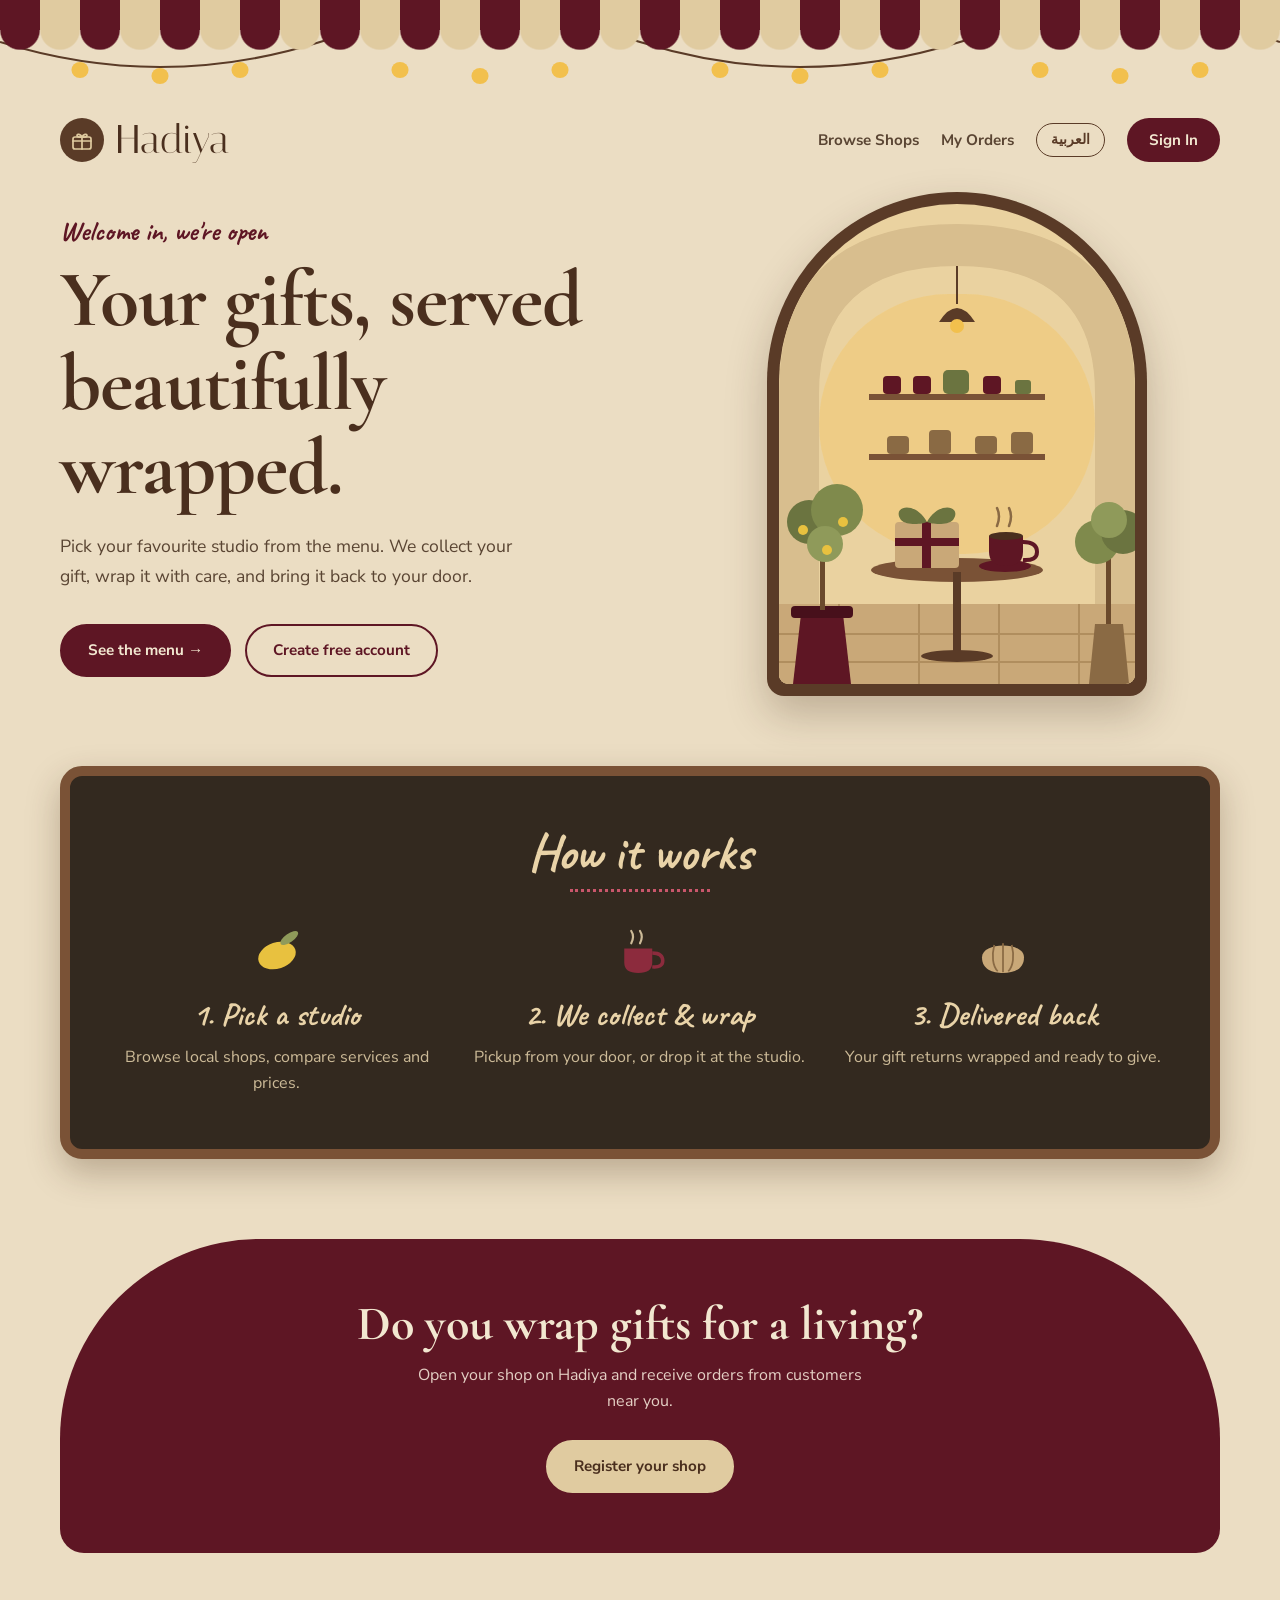
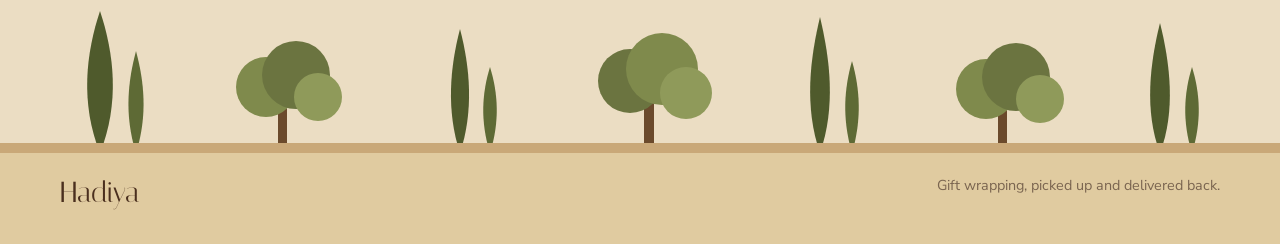
<file: index.html>
<!DOCTYPE html>
<html lang="en" dir="ltr">
<head>
    <meta charset="UTF-8">
    <meta name="viewport" content="width=device-width, initial-scale=1.0">
    <meta name="theme-color" content="#5E1624">
    <title>Hadiya | Gift Wrapping Marketplace</title>
    <link rel="manifest" href="manifest.json">
    <link rel="icon" href="icon-192.png">
    <link rel="apple-touch-icon" href="icon-192.png">
    <link href="https://fonts.googleapis.com/css2?family=Cormorant+Garamond:wght@600;700&family=Caveat:wght@500;700&family=Nunito+Sans:wght@400;600;700&family=Noto+Kufi+Arabic:wght@400;600;700&family=Italiana&family=Gulzar&display=swap" rel="stylesheet">
    <link rel="stylesheet" href="theme.css">
    <style>
        .lights { display: block; width: 100%; height: 80px; margin-top: 6px; }
        .hero { display: flex; flex-wrap: wrap; align-items: center; gap: 48px; padding: 10px 0 70px; }
        .hero-text { flex: 1 1 440px; min-width: 0; }
        .hero h1 { margin-top: 6px; font-size: clamp(3rem, 7vw, 5rem); letter-spacing: -1px; }
        body.arabic .hero h1 { font-size: clamp(2.3rem, 6vw, 3.6rem); line-height: 1.4; }
        .hero p { margin-top: 22px; max-width: 480px; color: var(--ink-2); font-size: 1.1rem; line-height: 1.7; }
        .actions { margin-top: 32px; display: flex; flex-wrap: wrap; gap: 14px; }
        .scene { flex: 1 1 380px; min-width: 0; display: flex; justify-content: center; }
        .scene-frame {
            width: 380px; max-width: 100%; padding: 12px;
            border-radius: 200px 200px 18px 18px; background: var(--coffee);
            box-shadow: 0 18px 40px rgba(60, 35, 15, 0.25);
        }
        .scene-frame svg { display: block; width: 100%; height: auto; border-radius: 190px 190px 10px 10px; }

        .chalk {
            padding: 46px 40px 52px; border-radius: 22px; border: 10px solid #7A5236;
            background: var(--chalk); box-shadow: 0 14px 34px rgba(60, 35, 15, 0.28);
        }
        .chalk > .script { display: block; text-align: center; font-size: 3.2rem; color: #E9D3A8; line-height: 1.2; }
        body.arabic .chalk > .script { font-size: 2.2rem; }
        .chalk .rule { width: 140px; margin: 6px auto 0; border-top: 3px dotted #C9566B; }
        .steps { margin-top: 32px; display: flex; flex-wrap: wrap; gap: 30px; }
        .step { flex: 1 1 220px; min-width: 0; text-align: center; }
        .step svg { width: 56px; height: 56px; }
        .step .script { display: block; margin-top: 4px; color: #E9D3A8; font-size: 2rem; }
        body.arabic .step .script { font-size: 1.3rem; }
        .step p { margin-top: 6px; color: #CDBB98; line-height: 1.6; }

        .band {
            margin-top: 80px; padding: 60px 30px; border-radius: 200px 200px 24px 24px;
            background: var(--wine); color: var(--on-wine); text-align: center;
        }
        .band h2 { color: var(--on-wine); font-size: clamp(2.2rem, 5vw, 3rem); }
        body.arabic .band h2 { line-height: 1.5; font-size: 2rem; }
        .band p { margin: 14px auto 0; max-width: 460px; color: #E4CFC4; line-height: 1.6; }
        .band .btn { margin-top: 26px; background: var(--sand); border-color: var(--sand); color: var(--head); }
        .band .btn:hover { background: var(--card); border-color: var(--card); }

        @media (max-width: 550px) {
            .nav a:not(.cta):not(.keep) { display: none; }
            .actions { flex-direction: column; }
            .actions .btn { width: 100%; }
            .chalk { padding: 34px 20px 40px; }
        }
    </style>
</head>

<body>
    <div class="awning"></div>
    <svg class="lights" viewBox="0 0 1200 80" preserveAspectRatio="none" aria-hidden="true">
        <path d="M0 6 Q150 56 300 6 T600 6 T900 6 T1200 6" fill="none" stroke="#5A3B27" stroke-width="2"/>
        <g fill="#F2C04D">
            <circle cx="75" cy="34" r="8"/><circle cx="150" cy="40" r="8"/><circle cx="225" cy="34" r="8"/>
            <circle cx="375" cy="34" r="8"/><circle cx="450" cy="40" r="8"/><circle cx="525" cy="34" r="8"/>
            <circle cx="675" cy="34" r="8"/><circle cx="750" cy="40" r="8"/><circle cx="825" cy="34" r="8"/>
            <circle cx="975" cy="34" r="8"/><circle cx="1050" cy="40" r="8"/><circle cx="1125" cy="34" r="8"/>
        </g>
    </svg>

    <div class="wrap">
        <header class="topbar" style="padding-top:0">
            <a href="index.html" class="brand">
                <span class="brand-mark"><svg viewBox="0 0 24 24" fill="none" stroke-width="1.7" stroke-linecap="round" stroke-linejoin="round" aria-hidden="true"><rect x="3" y="9" width="18" height="12" rx="2"/><path d="M12 9v12M3 13h18"/><path d="M12 9c-1.5-3-5-3.5-5-1.5S10 9 12 9zM12 9c1.5-3 5-3.5 5-1.5S14 9 12 9z"/></svg></span>
                <span class="brand-name" data-en="Hadiya" data-ar="هدية">Hadiya</span>
            </a>

            <nav class="nav">
                <a href="shops.html" data-en="Browse Shops" data-ar="تصفح المتاجر">Browse Shops</a>
                <a href="my-orders.html" data-en="My Orders" data-ar="طلباتي">My Orders</a>
                <a href="shop-owner-dashboard.html" id="dashboardLink" hidden data-en="Shop Dashboard" data-ar="لوحة المتجر">Shop Dashboard</a>
                <button class="lang-btn keep" id="languageButton" type="button">العربية</button>
                <a href="login.html" id="signInLink" class="cta keep" data-en="Sign In" data-ar="تسجيل الدخول">Sign In</a>
                <button type="button" class="link keep" id="signOutButton" hidden data-en="Sign Out" data-ar="تسجيل الخروج">Sign Out</button>
            </nav>
        </header>

        <main>
            <section class="hero">
                <div class="hero-text">
                    <div class="script" data-en="Welcome in, we're open" data-ar="أهلاً بك، نحن في الخدمة">Welcome in, we're open</div>
                    <h1 data-en="Your gifts, served beautifully wrapped." data-ar="هداياك، تُقدَّم مغلّفة بجمال.">Your gifts, served beautifully wrapped.</h1>
                    <p data-en="Pick your favourite studio from the menu. We collect your gift, wrap it with care, and bring it back to your door."
                       data-ar="اختر متجر التغليف المفضل لديك. نستلم هديتك، ونغلّفها بعناية، ونعيدها إلى باب منزلك.">
                        Pick your favourite studio from the menu. We collect your gift, wrap it with care, and bring it back to your door.
                    </p>
                    <div class="actions">
                        <a href="shops.html" class="btn" data-en="See the menu →" data-ar="تصفح المتاجر ←">See the menu →</a>
                        <a href="register.html" class="btn btn-outline" id="registerCta" data-en="Create free account" data-ar="إنشاء حساب مجاني">Create free account</a>
                        <button type="button" class="btn btn-outline" id="installBtn" hidden data-en="Install app" data-ar="تثبيت التطبيق">Install app</button>
                    </div>
                </div>

                <div class="scene">
                    <div class="scene-frame">
<svg viewBox="0 0 356 480" width="100%" aria-hidden="true" style="display:block;border-radius:190px 190px 10px 10px;overflow:hidden">
          <rect width="356" height="480" fill="#EAD2A0"/>
          <!-- inside glow -->
          <rect x="40" y="90" width="276" height="260" rx="130" fill="#F2C972" opacity=".55"/>
          <!-- shelves with cups -->
          <rect x="90" y="190" width="176" height="6" fill="#7A5236"/><rect x="90" y="250" width="176" height="6" fill="#7A5236"/>
          <g fill="#5E1624"><rect x="104" y="172" width="18" height="18" rx="4"/><rect x="134" y="172" width="18" height="18" rx="4"/><rect x="204" y="172" width="18" height="18" rx="4"/></g>
          <g fill="#6B7440"><rect x="164" y="166" width="26" height="24" rx="5"/><rect x="236" y="176" width="16" height="14" rx="3"/></g>
          <g fill="#8A6A44"><rect x="108" y="232" width="22" height="18" rx="4"/><rect x="150" y="226" width="22" height="24" rx="4"/><rect x="196" y="232" width="22" height="18" rx="4"/><rect x="232" y="228" width="22" height="22" rx="4"/></g>
          <!-- hanging lamp -->
          <line x1="178" y1="40" x2="178" y2="100" stroke="#5A3B27" stroke-width="2"/><path d="M160 118 Q178 90 196 118Z" fill="#5A3B27"/><circle cx="178" cy="122" r="7" fill="#F2C04D"/>
          <!-- wall and door frame -->
          <path d="M0 480 V190 Q0 20 178 20 Q356 20 356 190 V480 H316 V190 Q316 62 178 62 Q40 62 40 190 V480Z" fill="#D8BE8E"/>
          <!-- floor -->
          <rect y="400" width="356" height="80" fill="#C9A878"/>
          <g stroke="#B08E5E" stroke-width="2"><path d="M0 430 H356 M0 458 H356 M60 400 V480 M140 400 V480 M220 400 V480 M300 400 V480"/></g>
          <!-- lemon tree in pot (left) -->
          <path d="M14 480 L22 410 H64 L72 480Z" fill="#5E1624"/><rect x="12" y="402" width="62" height="12" rx="4" fill="#47101B"/>
          <rect x="41" y="330" width="5" height="76" fill="#6B4A2C"/>
          <circle cx="30" cy="318" r="22" fill="#6B7440"/><circle cx="58" cy="306" r="26" fill="#7F8A4C"/><circle cx="46" cy="340" r="18" fill="#8F9A5A"/>
          <circle cx="24" cy="326" r="5" fill="#E8C13F"/><circle cx="64" cy="318" r="5" fill="#E8C13F"/><circle cx="48" cy="346" r="5" fill="#E8C13F"/>
          <!-- olive tree (right) -->
          <path d="M310 480 L316 420 H344 L350 480Z" fill="#8A6A44"/>
          <rect x="327" y="350" width="5" height="70" fill="#6B4A2C"/>
          <circle cx="318" cy="338" r="22" fill="#7F8A4C"/><circle cx="344" cy="328" r="22" fill="#6B7440"/><circle cx="330" cy="316" r="18" fill="#8F9A5A"/>
          <!-- cafe table -->
          <ellipse cx="178" cy="366" rx="86" ry="12" fill="#7A5236"/>
          <rect x="174" y="368" width="8" height="82" fill="#5A3B27"/><ellipse cx="178" cy="452" rx="36" ry="6" fill="#5A3B27"/>
          <!-- gift on table -->
          <rect x="116" y="318" width="64" height="46" rx="4" fill="#C9A878"/><rect x="143" y="318" width="9" height="46" fill="#5E1624"/><rect x="116" y="334" width="64" height="8" fill="#5E1624"/>
          <path d="M148 318 C136 296 112 302 122 316 C128 322 144 320 148 318Z M148 318 C160 296 184 302 174 316 C168 322 152 320 148 318Z" fill="#6B7440"/>
          <!-- coffee cup + saucer -->
          <ellipse cx="226" cy="362" rx="26" ry="6" fill="#5E1624"/>
          <path d="M210 332 H244 V348 Q244 362 227 362 Q210 362 210 348Z" fill="#5E1624"/><path d="M244 338 Q258 338 258 348 Q258 357 244 356" fill="none" stroke="#5E1624" stroke-width="4"/>
          <ellipse cx="227" cy="332" rx="17" ry="4" fill="#4A2F1E"/>
          <path d="M218 322 q4 -10 0 -18 M230 322 q4 -10 0 -18" stroke="#8A6A44" stroke-width="2.5" fill="none" stroke-linecap="round"/>
        </svg>
                    </div>
                </div>
            </section>

            <section class="chalk">
                <span class="script" data-en="How it works" data-ar="كيف يعمل">How it works</span>
                <div class="rule"></div>
                <div class="steps">
                    <div class="step">
                        <svg viewBox="0 0 64 64" aria-hidden="true"><ellipse cx="32" cy="36" rx="22" ry="15" fill="#E8C13F" transform="rotate(-18 32 36)"/><ellipse cx="46" cy="16" rx="12" ry="5" fill="#8F9A5A" transform="rotate(-35 46 16)"/></svg>
                        <span class="script" data-en="1. Pick a studio" data-ar="١. اختر متجراً">1. Pick a studio</span>
                        <p data-en="Browse local shops, compare services and prices." data-ar="تصفح المتاجر القريبة وقارن الخدمات والأسعار.">Browse local shops, compare services and prices.</p>
                    </div>
                    <div class="step">
                        <svg viewBox="0 0 64 64" aria-hidden="true"><path d="M14 28 H46 V44 Q46 56 30 56 Q14 56 14 44Z" fill="#8C2B3D"/><path d="M46 33 Q58 33 58 42 Q58 50 46 49" fill="none" stroke="#8C2B3D" stroke-width="4"/><path d="M22 22 q4 -8 0 -14 M32 22 q4 -8 0 -14" stroke="#CDBB98" stroke-width="2.5" fill="none" stroke-linecap="round"/></svg>
                        <span class="script" data-en="2. We collect &amp; wrap" data-ar="٢. نستلم ونغلّف">2. We collect &amp; wrap</span>
                        <p data-en="Pickup from your door, or drop it at the studio." data-ar="نستلم من بابك، أو تسلّمها بنفسك للمتجر.">Pickup from your door, or drop it at the studio.</p>
                    </div>
                    <div class="step">
                        <svg viewBox="0 0 64 64" aria-hidden="true"><path d="M8 38 C8 20 56 20 56 38 C56 52 44 56 32 56 C20 56 8 52 8 38Z" fill="#C9A878"/><path d="M32 22 V55 M22 24 C19 36 20 48 26 54 M42 24 C45 36 44 48 38 54" stroke="#8A6A44" stroke-width="2" fill="none"/></svg>
                        <span class="script" data-en="3. Delivered back" data-ar="٣. تعود إليك">3. Delivered back</span>
                        <p data-en="Your gift returns wrapped and ready to give." data-ar="تعود هديتك مغلّفة وجاهزة للإهداء.">Your gift returns wrapped and ready to give.</p>
                    </div>
                </div>
            </section>

            <section class="band">
                <h2 data-en="Do you wrap gifts for a living?" data-ar="هل تغلّف الهدايا باحتراف؟">Do you wrap gifts for a living?</h2>
                <p data-en="Open your shop on Hadiya and receive orders from customers near you." data-ar="افتح متجرك في هدية واستقبل طلبات العملاء القريبين منك.">Open your shop on Hadiya and receive orders from customers near you.</p>
                <a href="register.html" class="btn" data-en="Register your shop" data-ar="سجّل متجرك">Register your shop</a>
            </section>
        </main>
    </div>

    <div class="trees" aria-hidden="true"></div>
    <footer class="site-footer">
        <div class="wrap">
            <span class="brand-name" data-en="Hadiya" data-ar="هدية">Hadiya</span>
            <span data-en="Gift wrapping, picked up and delivered back." data-ar="تغليف الهدايا، نستلمها ونعيدها إليك.">Gift wrapping, picked up and delivered back.</span>
        </div>
    </footer>

    <script src="config.js"></script>
    <script>
        const languageButton = document.getElementById("languageButton");
        let currentLanguage = "en";
        try { currentLanguage = localStorage.getItem("language") || "en"; } catch (e) {}

        function applyLanguage() {
            document.documentElement.lang = currentLanguage;
            document.documentElement.dir = currentLanguage === "ar" ? "rtl" : "ltr";
            document.body.classList.toggle("arabic", currentLanguage === "ar");
            document.querySelectorAll("[data-en]").forEach(el => { el.textContent = el.dataset[currentLanguage]; });
            languageButton.textContent = currentLanguage === "en" ? "العربية" : "English";
            document.title = currentLanguage === "ar" ? "هدية | سوق تغليف الهدايا" : "Hadiya | Gift Wrapping Marketplace";
        }

        languageButton.addEventListener("click", () => {
            currentLanguage = currentLanguage === "en" ? "ar" : "en";
            try { localStorage.setItem("language", currentLanguage); } catch (e) {}
            applyLanguage();
        });

        // Show Sign In or Sign Out (and the dashboard link for shop owners)
        (function updateNav() {
            const user = getUser();
            const loggedIn = !!getToken();
            document.getElementById("signInLink").hidden = loggedIn;
            document.getElementById("signOutButton").hidden = !loggedIn;
            document.getElementById("registerCta").hidden = loggedIn;
            document.getElementById("dashboardLink").hidden = !(loggedIn && user && (user.role === "shop_owner" || user.role === "admin"));
        })();
        document.getElementById("signOutButton").addEventListener("click", logout);

        // "Install app" button (shown only when the browser says the app can be installed)
        let deferredPrompt = null;
        const installBtn = document.getElementById("installBtn");
        window.addEventListener("beforeinstallprompt", event => {
            event.preventDefault();
            deferredPrompt = event;
            installBtn.hidden = false;
        });
        installBtn.addEventListener("click", async () => {
            if (!deferredPrompt) return;
            deferredPrompt.prompt();
            await deferredPrompt.userChoice;
            deferredPrompt = null;
            installBtn.hidden = true;
        });

        applyLanguage();
    </script>
</body>
</html>
</file>
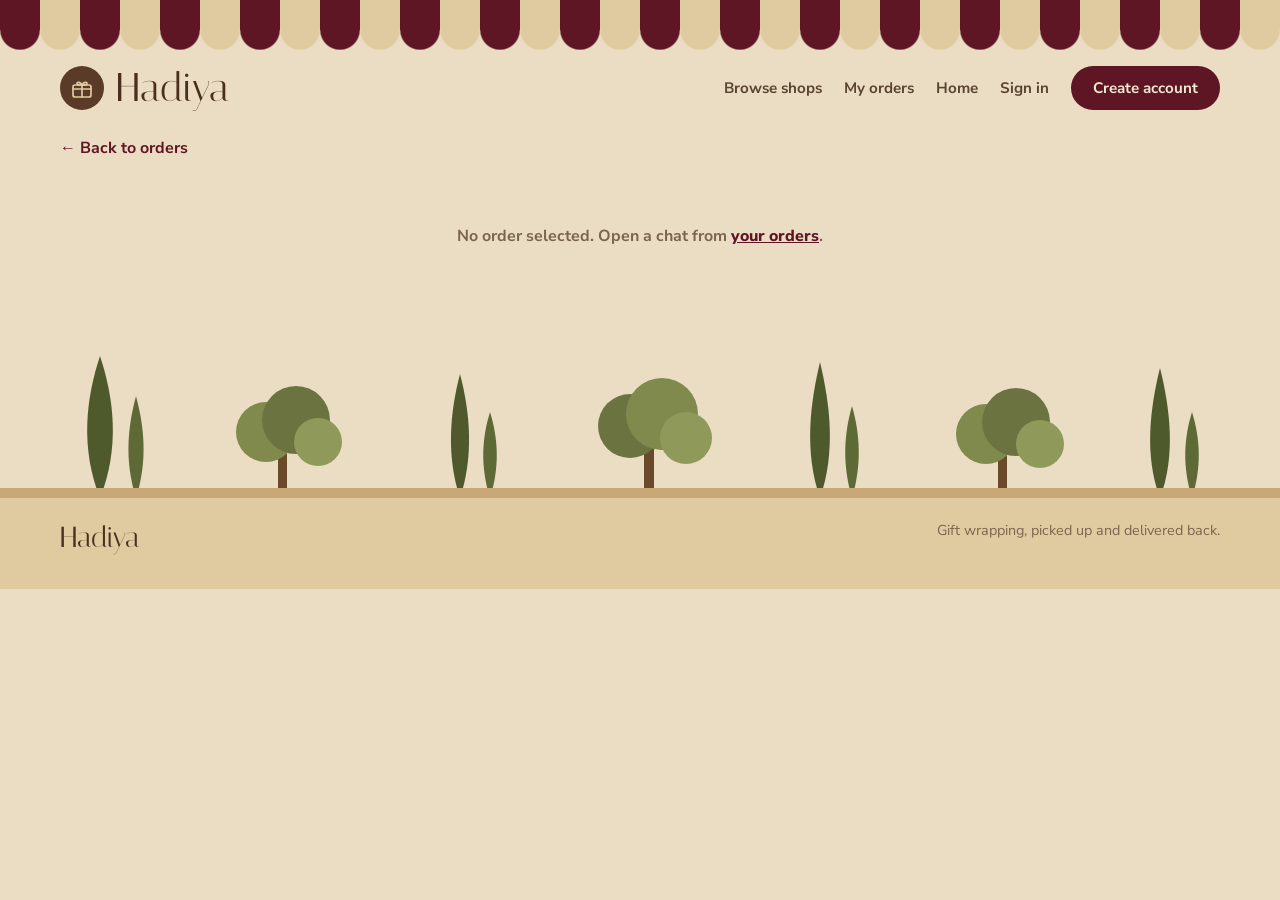
<file: chat.html>
<!DOCTYPE html>
<html lang="en">
<head>
    <meta charset="UTF-8">
    <meta name="viewport" content="width=device-width, initial-scale=1.0">
    <meta name="theme-color" content="#5E1624">
    <title>Order chat - Hadiya</title>
    <link rel="manifest" href="manifest.json">
    <link rel="icon" href="icon-192.png">
    <link rel="apple-touch-icon" href="icon-192.png">
    <link href="https://fonts.googleapis.com/css2?family=Cormorant+Garamond:wght@600;700&family=Caveat:wght@500;700&family=Nunito+Sans:wght@400;600;700&family=Noto+Kufi+Arabic:wght@400;600;700&family=Italiana&family=Gulzar&display=swap" rel="stylesheet">
    <link rel="stylesheet" href="theme.css">
    <style>
        .back { display: inline-block; margin: 6px 0 14px; font-weight: 700; color: var(--wine); }
        .back:hover { text-decoration: underline; }

        .chat-card { max-width: 760px; padding: 0; overflow: hidden; }
        .chat-head { padding: 18px 22px; border-bottom: 1px solid var(--line); display: flex; justify-content: space-between; align-items: flex-start; gap: 12px; flex-wrap: wrap; }
        .chat-head h1 { font-size: 1.9rem; }
        .chat-head .sub { color: var(--ink-2); font-size: 0.92rem; margin-top: 4px; }
        .chat-head .order-id { color: var(--muted); font-size: 0.8rem; overflow-wrap: anywhere; }

        .messages { height: min(55vh, 520px); overflow-y: auto; padding: 18px 18px 8px; background: var(--bg-2); display: flex; flex-direction: column; gap: 10px; }
        .empty-chat { margin: auto; text-align: center; color: var(--muted); font-weight: 700; padding: 20px; }

        .msg { max-width: 78%; padding: 10px 14px 8px; border-radius: 18px; overflow-wrap: anywhere; white-space: pre-wrap; line-height: 1.45; }
        .msg .who { display: block; font-size: 0.72rem; font-weight: 800; letter-spacing: 0.4px; text-transform: uppercase; opacity: 0.75; margin-bottom: 2px; white-space: normal; }
        .msg .time { display: block; font-size: 0.7rem; opacity: 0.7; margin-top: 4px; text-align: right; white-space: normal; }
        .msg.mine { align-self: flex-end; background: var(--wine); color: var(--on-wine); border-bottom-right-radius: 6px; }
        .msg.theirs { align-self: flex-start; background: var(--card); color: var(--ink); border: 1px solid var(--line); border-bottom-left-radius: 6px; }

        .composer { display: flex; gap: 10px; align-items: flex-end; padding: 14px 18px 18px; border-top: 1px solid var(--line); }
        .composer textarea { flex: 1; min-height: 46px; max-height: 140px; resize: none; border-radius: 16px; }
        .composer .btn { flex-shrink: 0; }
        .chat-error { margin: 0 18px 12px; }
        .hint { padding: 0 18px 14px; color: var(--muted); font-size: 0.8rem; }
        .center-note { text-align: center; padding: 50px 10px; color: var(--muted); font-weight: 700; }
        .center-note a { color: var(--wine); font-weight: 800; text-decoration: underline; }
        @media (max-width: 640px) {
            .msg { max-width: 90%; }
            .chat-head { padding: 14px 16px; }
            .chat-head > div:last-child { text-align: left !important; }
            .messages { height: min(50vh, 420px); }
        }
    </style>
</head>
<body>
    <div class="awning"></div>
    <div class="wrap">
        <header class="topbar">
            <a href="index.html" class="brand">
                <span class="brand-mark"><svg viewBox="0 0 24 24" fill="none" stroke-width="1.7" stroke-linecap="round" stroke-linejoin="round" aria-hidden="true"><rect x="3" y="9" width="18" height="12" rx="2"/><path d="M12 9v12M3 13h18"/><path d="M12 9c-1.5-3-5-3.5-5-1.5S10 9 12 9zM12 9c1.5-3 5-3.5 5-1.5S14 9 12 9z"/></svg></span>
                <span class="brand-name">Hadiya</span>
            </a>
            <nav class="nav" id="siteNav"></nav>
        </header>

        <a class="back" id="backLink" href="my-orders.html">&larr; Back to orders</a>

        <div id="notice" class="center-note" hidden></div>

        <section class="card chat-card" id="chatCard" hidden>
            <div class="chat-head">
                <div>
                    <h1 id="chatTitle">Chat</h1>
                    <div class="sub" id="chatSub"></div>
                </div>
                <div style="text-align:right">
                    <span class="status" id="chatStatus"></span>
                    <div class="order-id" id="chatOrderId"></div>
                </div>
            </div>

            <div class="messages" id="messages" aria-live="polite"></div>
            <div class="notice error chat-error" id="chatError" hidden></div>

            <form class="composer" id="composer">
                <textarea id="text" rows="1" maxlength="1000" placeholder="Write a message..." aria-label="Message"></textarea>
                <button class="btn" type="submit" id="sendBtn">Send</button>
            </form>
            <div class="hint">Please keep your messages about this order. Press Enter to send, Shift+Enter for a new line.</div>
        </section>
    </div>

    <div class="trees" aria-hidden="true"></div>
    <footer class="site-footer">
        <div class="wrap">
            <span class="brand-name">Hadiya</span>
            <span>Gift wrapping, picked up and delivered back.</span>
        </div>
    </footer>

    <script src="config.js"></script>
    <script>renderNav('chat.html');</script>
    <script>
        const $ = id => document.getElementById(id);
        const orderId = new URLSearchParams(location.search).get('order');
        const POLL_MS = 4000;

        let side = null;          // 'customer' or 'shop' (told by the server)
        let lastTime = null;      // createdAt of the newest message we have
        const seen = new Set();   // message ids already on screen
        let timer = null;
        let loading = false;

        function showNotice(html) {
            $('chatCard').hidden = true;
            $('notice').innerHTML = html;
            $('notice').hidden = false;
        }

        function showError(text) {
            $('chatError').textContent = text;
            $('chatError').hidden = !text;
        }

        function timeText(value) {
            const d = new Date(value);
            if (Number.isNaN(d.getTime())) return '';
            const today = new Date();
            const sameDay = d.toDateString() === today.toDateString();
            return sameDay
                ? d.toLocaleTimeString([], { hour: '2-digit', minute: '2-digit' })
                : d.toLocaleDateString([], { day: 'numeric', month: 'short' }) + ' ' + d.toLocaleTimeString([], { hour: '2-digit', minute: '2-digit' });
        }

        function nearBottom() {
            const box = $('messages');
            return box.scrollHeight - box.scrollTop - box.clientHeight < 80;
        }

        function addMessages(list) {
            const box = $('messages');
            const stick = nearBottom();
            let added = false;

            list.forEach(m => {
                if (!m || seen.has(m._id)) return;
                seen.add(m._id);
                added = true;
                if (!lastTime || new Date(m.createdAt) > new Date(lastTime)) lastTime = m.createdAt;

                const empty = box.querySelector('.empty-chat');
                if (empty) empty.remove();

                const mine = m.senderRole === side;
                const div = document.createElement('div');
                div.className = 'msg ' + (mine ? 'mine' : 'theirs');

                const who = document.createElement('span');
                who.className = 'who';
                who.textContent = mine ? 'You' : (m.senderName || (m.senderRole === 'shop' ? 'Shop' : 'Customer'));
                const body = document.createElement('span');
                body.textContent = m.text;                 // textContent: nothing typed can inject HTML
                const time = document.createElement('span');
                time.className = 'time';
                time.textContent = timeText(m.createdAt);

                div.append(who, body, time);
                box.appendChild(div);
            });

            if (!box.children.length) {
                const p = document.createElement('div');
                p.className = 'empty-chat';
                p.textContent = 'No messages yet. Say hello! 👋';
                box.appendChild(p);
            }
            if (added && stick) box.scrollTop = box.scrollHeight;
            return added;
        }

        async function loadOrder() {
            const data = await api('/orders/' + encodeURIComponent(orderId));
            const o = data.order;
            const isShop = side === 'shop';
            const otherName = isShop ? (o.customer && o.customer.name) : (o.shop && o.shop.name);
            $('chatTitle').textContent = 'Chat with ' + (otherName || (isShop ? 'the customer' : 'the shop'));
            $('chatSub').textContent = (o.service && o.service.name) || '';
            $('chatStatus').textContent = ORDER_STATUS_LABELS[o.status] || o.status;
            $('chatStatus').className = 'status status-' + o.status;
            $('chatOrderId').textContent = '#' + (o.orderNumber || '');
        }

        async function poll(first) {
            if (loading) return;
            loading = true;
            try {
                const path = '/orders/' + encodeURIComponent(orderId) + '/messages' +
                    (lastTime && !first ? '?after=' + encodeURIComponent(lastTime) : '');
                const data = await api(path);
                if (first) {
                    side = data.side;
                    $('backLink').href = side === 'shop' ? 'shop-owner-dashboard.html' : 'my-orders.html';
                    await loadOrder();
                    $('notice').hidden = true;
                    $('chatCard').hidden = false;
                }
                const added = addMessages(data.messages || []);
                if (first && !added) addMessages([]);   // shows the "say hello" note
                showError('');
            } catch (err) {
                if (first) {
                    if (err.status === 401) {
                        showNotice('Please <a href="login.html?next=' + encodeURIComponent('chat.html?order=' + orderId) + '">log in</a> to see this chat.');
                    } else if (err.status === 403 || err.status === 404) {
                        showNotice('This chat is not available. It may belong to a different account.');
                    } else {
                        showNotice(esc(err.message));
                    }
                    stop();
                } else if (err.status === 401) {
                    showError('Your session has expired. Please log in again.');
                    stop();
                }
                /* other errors while refreshing: stay quiet, the next refresh tries again */
            }
            loading = false;
        }

        function start() { stop(); timer = setInterval(() => { if (!document.hidden) poll(false); }, POLL_MS); }
        function stop() { if (timer) clearInterval(timer); timer = null; }
        document.addEventListener('visibilitychange', () => { if (!document.hidden && timer) poll(false); });

        async function send() {
            const input = $('text');
            const text = input.value.trim();
            if (!text) return;
            const btn = $('sendBtn');
            btn.disabled = true;
            showError('');
            try {
                const data = await api('/orders/' + encodeURIComponent(orderId) + '/messages', { method: 'POST', body: { text } });
                input.value = '';
                input.style.height = '';
                addMessages([data.message]);
                $('messages').scrollTop = $('messages').scrollHeight;
            } catch (err) {
                showError(err.message);
            }
            btn.disabled = false;
            input.focus();
        }

        $('composer').addEventListener('submit', e => { e.preventDefault(); send(); });
        $('text').addEventListener('keydown', e => {
            if (e.key === 'Enter' && !e.shiftKey) { e.preventDefault(); send(); }
        });
        $('text').addEventListener('input', e => {
            e.target.style.height = 'auto';
            e.target.style.height = Math.min(e.target.scrollHeight, 140) + 'px';
        });

        if (!orderId) {
            showNotice('No order selected. Open a chat from <a href="my-orders.html">your orders</a>.');
        } else if (!getToken()) {
            showNotice('Please <a href="login.html?next=' + encodeURIComponent('chat.html?order=' + orderId) + '">log in</a> to see this chat.');
        } else {
            poll(true).then(() => { if (side) start(); });
        }
    </script>
</body>
</html>
</file>
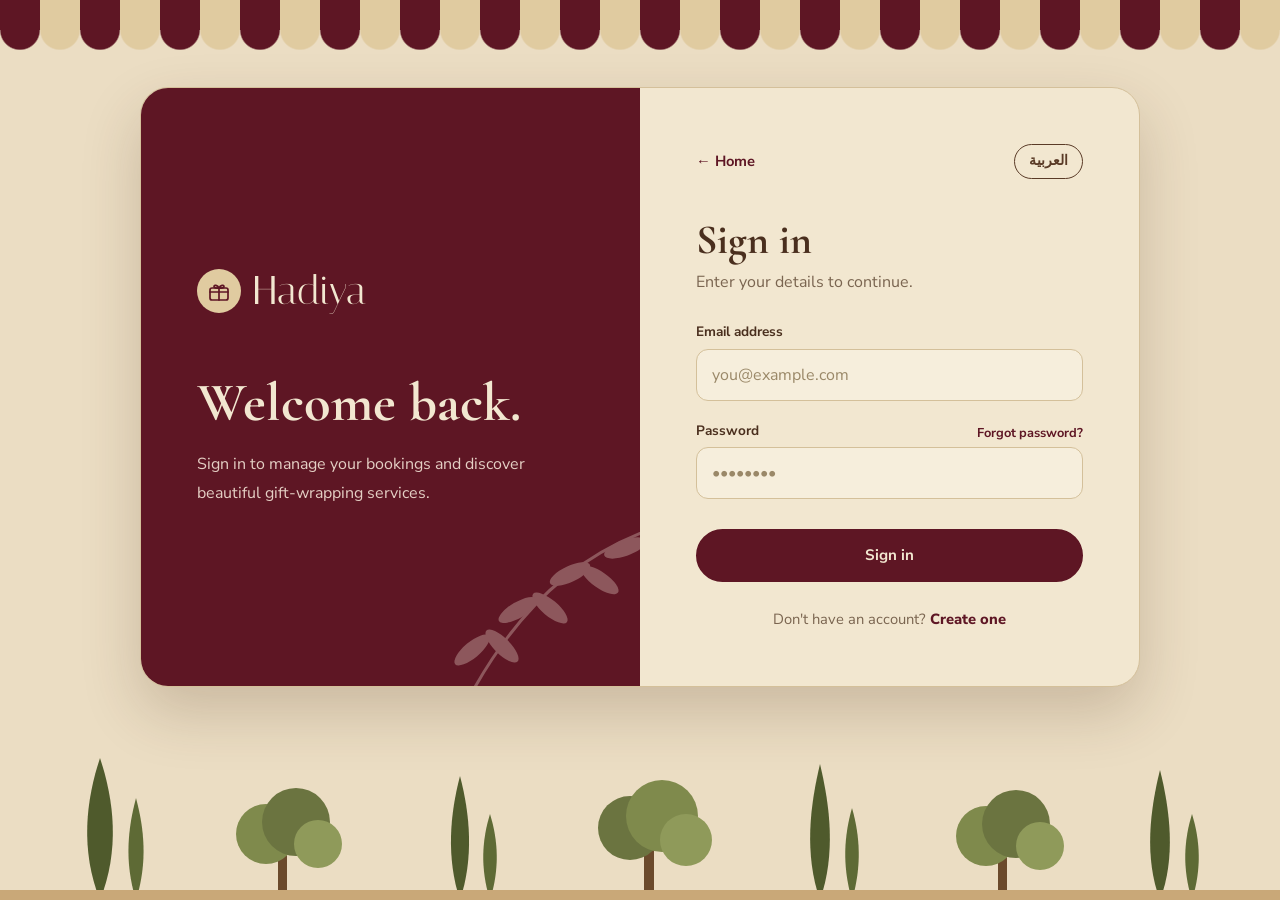
<file: login.html>
<!DOCTYPE html>
<html lang="en">
<head>
    <meta charset="UTF-8">
    <meta name="viewport" content="width=device-width, initial-scale=1.0">
    <meta name="theme-color" content="#5E1624">
    <title>Sign In - Hadiya</title>
    <link rel="manifest" href="manifest.json">
    <link rel="icon" href="icon-192.png">
    <link rel="apple-touch-icon" href="icon-192.png">
    <link href="https://fonts.googleapis.com/css2?family=Cormorant+Garamond:wght@600;700&family=Caveat:wght@500;700&family=Nunito+Sans:wght@400;600;700&family=Noto+Kufi+Arabic:wght@400;600;700&family=Italiana&family=Gulzar&display=swap" rel="stylesheet">
    <link rel="stylesheet" href="theme.css">
    <style>

        body { display: flex; flex-direction: column; }
        .auth { flex: 1; display: flex; align-items: center; justify-content: center; padding: 34px 20px 10px; }
        .container {
            width: min(100%, 1000px); display: grid; grid-template-columns: 1fr 1fr; overflow: hidden;
            border-radius: 28px; background: var(--card); border: 1px solid var(--line); box-shadow: 0 25px 60px rgba(70, 40, 20, 0.2);
        }
        .welcome-panel { position: relative; display: flex; flex-direction: column; justify-content: center; padding: 56px; color: var(--on-wine); background: var(--wine); overflow: hidden; }
        .welcome-panel .brand-name { color: var(--on-wine); }
        .welcome-panel .brand-mark { background: var(--sand); }
        .welcome-panel .brand-mark svg { stroke: var(--wine); }
        .welcome-panel .brand { margin-bottom: 60px; }
        .welcome-panel h1 { color: var(--on-wine); margin-bottom: 18px; font-size: 3.4rem; }
        body.arabic .welcome-panel h1 { font-size: 2.5rem; line-height: 1.5; }
        .welcome-panel p { max-width: 360px; color: #E4CFC4; line-height: 1.8; position: relative; }
        .welcome-panel .branch { position: absolute; right: -30px; bottom: -20px; width: 260px; opacity: 0.35; }
        .login-panel { padding: 56px; }
        .top-row { display: flex; justify-content: space-between; align-items: center; margin-bottom: 40px; }
        .top-row a { color: var(--wine); font-size: 0.92rem; font-weight: 700; }
        .login-panel h2 { margin-bottom: 8px; font-size: 2.6rem; }
        .subtitle { margin-bottom: 28px; color: var(--muted); }
        .field { margin-bottom: 20px; }
        .password-row { display: flex; justify-content: space-between; align-items: center; }
        .forgot-password { color: var(--wine); font-size: 0.8rem; font-weight: 700; }
        .submit-button { width: 100%; margin-top: 10px; }
        .register-text { margin-top: 26px; color: var(--muted); text-align: center; font-size: 0.92rem; }
        .register-text a { color: var(--wine); font-weight: 800; }
        @media (max-width: 750px) {
            .container { grid-template-columns: 1fr; }
            .welcome-panel, .login-panel { padding: 34px; }
            .welcome-panel .brand { margin-bottom: 30px; }
            .welcome-panel h1 { font-size: 2.6rem; }
        }

    </style>
</head>
<body>
    <div class="awning"></div>
    <div class="auth">
    <div class="container">
        <section class="welcome-panel">
            <a href="index.html" class="brand">
                <span class="brand-mark"><svg viewBox="0 0 24 24" fill="none" stroke-width="1.7" stroke-linecap="round" stroke-linejoin="round" aria-hidden="true"><rect x="3" y="9" width="18" height="12" rx="2"/><path d="M12 9v12M3 13h18"/><path d="M12 9c-1.5-3-5-3.5-5-1.5S10 9 12 9zM12 9c1.5-3 5-3.5 5-1.5S14 9 12 9z"/></svg></span>
                <span class="brand-name" data-en="Hadiya" data-ar="هدية">Hadiya</span>
            </a>

            <h1 data-en="Welcome back." data-ar="مرحباً بعودتك.">Welcome back.</h1>

            <p data-en="Sign in to manage your bookings and discover beautiful gift-wrapping services."
               data-ar="سجّل الدخول لإدارة حجوزاتك واكتشاف أجمل خدمات تغليف الهدايا.">
                Sign in to manage your bookings and discover beautiful gift-wrapping services.
            </p>
            <svg class="branch" viewBox="0 0 260 200" aria-hidden="true"><path d="M250 20 C190 40 120 80 60 190" fill="none" stroke="#E4CFC4" stroke-width="3" stroke-linecap="round"/><g fill="#E4CFC4"><ellipse cx="215" cy="42" rx="22" ry="8" transform="rotate(-20 215 42)"/><ellipse cx="190" cy="74" rx="22" ry="8" transform="rotate(35 190 74)"/><ellipse cx="160" cy="68" rx="22" ry="8" transform="rotate(-25 160 68)"/><ellipse cx="140" cy="102" rx="22" ry="8" transform="rotate(40 140 102)"/><ellipse cx="108" cy="104" rx="22" ry="8" transform="rotate(-30 108 104)"/><ellipse cx="92" cy="140" rx="22" ry="8" transform="rotate(45 92 140)"/><ellipse cx="62" cy="144" rx="22" ry="8" transform="rotate(-40 62 144)"/></g></svg>
        </section>

        <section class="login-panel">
            <div class="top-row">
                <a href="index.html" data-en="← Home" data-ar="→ الرئيسية">← Home</a>
                <button class="lang-btn" id="languageButton" type="button">العربية</button>
            </div>

            <h2 data-en="Sign in" data-ar="تسجيل الدخول">Sign in</h2>
            <p class="subtitle" data-en="Enter your details to continue." data-ar="أدخل بياناتك للمتابعة.">Enter your details to continue.</p>

            <form id="loginForm">
                <div class="field">
                    <label for="email" data-en="Email address" data-ar="البريد الإلكتروني">
                        Email address
                    </label>

                    <input
                        type="email"
                        id="email"
                        required
                        placeholder="you@example.com"
                    >
                </div>

                <div class="field">
                    <div class="password-row">
                        <label for="password" data-en="Password" data-ar="كلمة المرور">
                            Password
                        </label>

                        <a href="#" class="forgot-password"
                           data-en="Forgot password?"
                           data-ar="نسيت كلمة المرور؟">
                            Forgot password?
                        </a>
                    </div>

                    <input
                        type="password"
                        id="password"
                        required
                        placeholder="••••••••"
                    >
                </div>

                <button class="btn submit-button" type="submit"
                        data-en="Sign in"
                        data-ar="تسجيل الدخول">
                    Sign in
                </button>

            </form>

            <p class="register-text">
                <span data-en="Don't have an account?" data-ar="ليس لديك حساب؟">Don't have an account?</span>
                <a href="register.html" data-en="Create one" data-ar="أنشئ حساباً">Create one</a>
            </p>
        </section>
    </div>
    </div>
    <div class="trees" aria-hidden="true" style="margin-top:30px"></div>

    <script src="config.js"></script>
    <script>
        const languageButton = document.getElementById("languageButton");
    const loginForm = document.getElementById("loginForm");

    let currentLanguage = localStorage.getItem("language") || "en";

    function applyLanguage() {
        document.documentElement.lang = currentLanguage;
        document.documentElement.dir =
            currentLanguage === "ar" ? "rtl" : "ltr";

        document.body.classList.toggle(
            "arabic",
            currentLanguage === "ar"
        );

        document.querySelectorAll("[data-en]").forEach(element => {
            element.textContent = element.dataset[currentLanguage];
        });

        languageButton.textContent =
            currentLanguage === "en" ? "العربية" : "English";
    }

    languageButton.addEventListener("click", () => {
        currentLanguage = currentLanguage === "en" ? "ar" : "en";

        localStorage.setItem("language", currentLanguage);

        applyLanguage();
    });
loginForm.addEventListener("submit", async event => {
    event.preventDefault();

    const email = document.getElementById("email").value.trim();
    const password = document.getElementById("password").value;

    try {
        const response = await fetch(
            API_URL + "/auth/login",
            {
                method: "POST",
                headers: {
                    "Content-Type": "application/json"
                },
                body: JSON.stringify({
                    email: email,
                    password: password
                })
            }
        );

        const data = await response.json();

        if (!response.ok) {
            throw new Error(data.message || "Login failed");
        }

        if (!data.token) {
            throw new Error("Login failed");
        }

        localStorage.setItem("token", data.token);
        localStorage.setItem("user", JSON.stringify(data.user || {}));

        // go back to where the person was heading, otherwise by account type
        const next = safeNext(new URLSearchParams(location.search).get("next"));
        const role = data.user && data.user.role;
        window.location.href = next ||
            (role === "shop_owner" || role === "admin" ? "shop-owner-dashboard.html" : "shops.html");

    } catch (error) {
        alert(
            currentLanguage === "en"
                ? error.message
                : "فشل تسجيل الدخول. تحقق من بياناتك وحاول مرة أخرى."
        );
    }
});

    applyLanguage();
</script>
  </body>
</html>
</file>
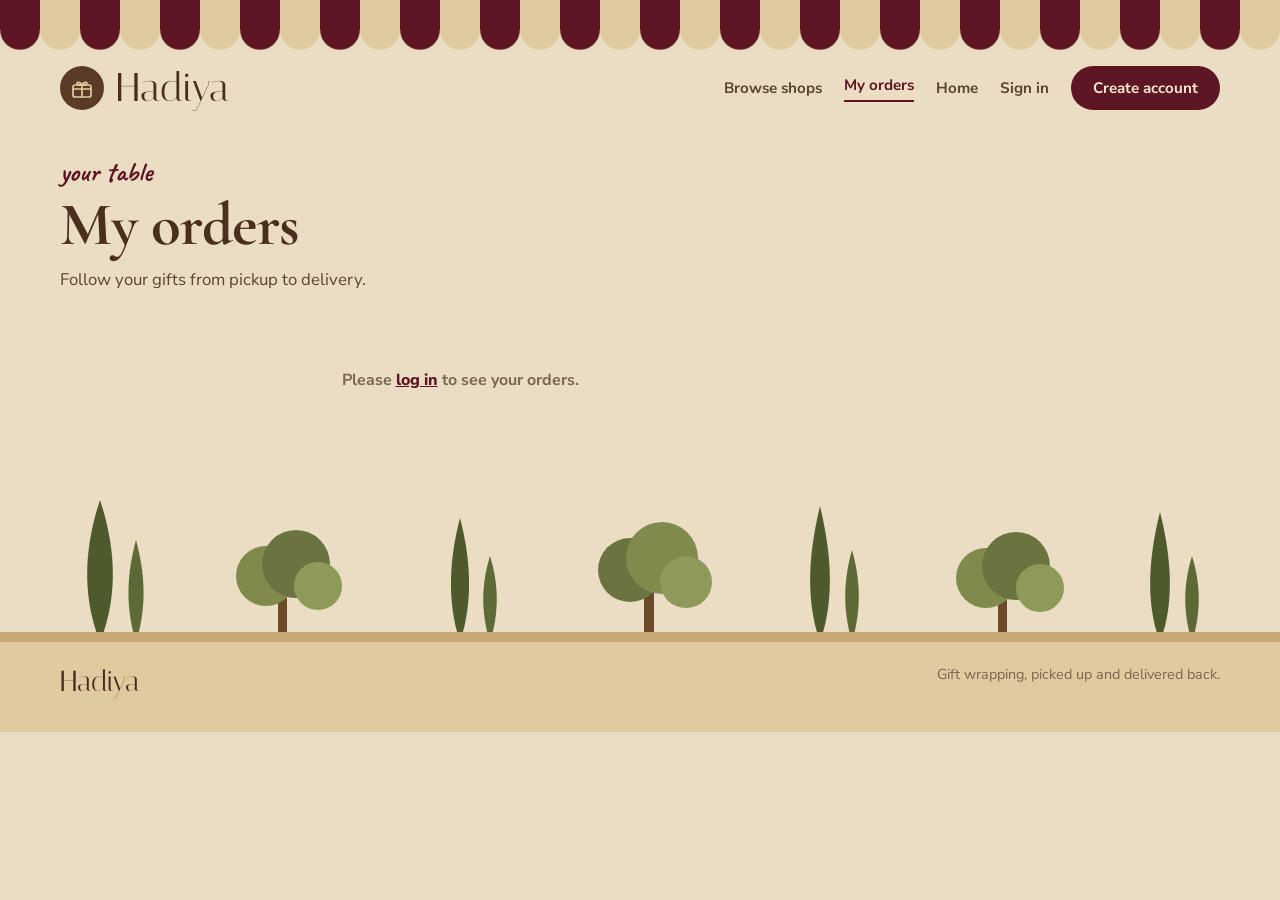
<file: my-orders.html>
<!DOCTYPE html>
<html lang="en">
<head>
    <meta charset="UTF-8">
    <meta name="viewport" content="width=device-width, initial-scale=1.0">
    <meta name="theme-color" content="#5E1624">
    <title>My Orders - Hadiya</title>
    <link rel="manifest" href="manifest.json">
    <link rel="icon" href="icon-192.png">
    <link rel="apple-touch-icon" href="icon-192.png">
    <link href="https://fonts.googleapis.com/css2?family=Cormorant+Garamond:wght@600;700&family=Caveat:wght@500;700&family=Nunito+Sans:wght@400;600;700&family=Noto+Kufi+Arabic:wght@400;600;700&family=Italiana&family=Gulzar&display=swap" rel="stylesheet">
    <link rel="stylesheet" href="theme.css">
    <style>

        .banner { margin-bottom: 16px; }
        .order-header { display: flex; justify-content: space-between; align-items: center; margin-bottom: 10px; gap: 8px; }
        .order-id { font-size: 0.82rem; color: var(--muted); overflow-wrap: anywhere; }
        .shop-name { font-family: var(--serif); font-weight: 700; font-size: 1.7rem; color: var(--head); line-height: 1.1; }
        .service-name { color: var(--ink-2); margin: 4px 0 8px; font-weight: 700; }
        .meta { color: var(--muted); font-size: 0.88rem; margin: 3px 0; }
        .total { margin-top: 8px; font-family: var(--script); font-weight: 700; font-size: 1.9rem; color: var(--wine); text-align: right; }
        .actions { margin-top: 8px; text-align: right; display: flex; gap: 10px; justify-content: flex-end; flex-wrap: wrap; align-items: center; }
        .cancel-btn { background: transparent; color: var(--wine); border: 1.5px solid var(--wine); padding: 8px 18px; border-radius: 999px; cursor: pointer; font: inherit; font-weight: 700; }
        .cancel-btn:hover { background: var(--wine); color: var(--on-wine); }
        .cancel-btn:disabled { opacity: 0.5; }
        .no-orders { text-align: center; padding: 50px 10px; color: var(--muted); font-weight: 700; }
        .no-orders a { color: var(--wine); font-weight: 800; text-decoration: underline; }

    </style>
</head>
<body>
    <div class="awning"></div>
    <div class="wrap">
        <header class="topbar">
            <a href="index.html" class="brand">
                <span class="brand-mark"><svg viewBox="0 0 24 24" fill="none" stroke-width="1.7" stroke-linecap="round" stroke-linejoin="round" aria-hidden="true"><rect x="3" y="9" width="18" height="12" rx="2"/><path d="M12 9v12M3 13h18"/><path d="M12 9c-1.5-3-5-3.5-5-1.5S10 9 12 9zM12 9c1.5-3 5-3.5 5-1.5S14 9 12 9z"/></svg></span>
                <span class="brand-name">Hadiya</span>
            </a>
            <nav class="nav" id="siteNav"></nav>
        </header>

        <div class="page-head">
            <div class="script">your table</div>
            <h1>My orders</h1>
            <p>Follow your gifts from pickup to delivery.</p>
        </div>

        <div style="max-width:800px; margin-top:18px">
            <div class="banner" id="placedBanner" hidden>🎉 Order placed! The shop will confirm it shortly.</div>
            <div id="ordersList"><p class="loading">Loading your orders...</p></div>
        </div>
    </div>

    <div class="trees" aria-hidden="true"></div>
    <footer class="site-footer">
        <div class="wrap">
            <span class="brand-name">Hadiya</span>
            <span>Gift wrapping, picked up and delivered back.</span>
        </div>
    </footer>

    <script src="config.js"></script>
    <script>renderNav('my-orders.html');</script>
    <script>
        const list = document.getElementById('ordersList');

        if (new URLSearchParams(location.search).get('placed')) {
            document.getElementById('placedBanner').hidden = false;
        }

        function money(n) { return 'AED ' + Number(n || 0); }

        function render(orders) {
            if (!orders.length) {
                list.innerHTML = '<div class="no-orders">No orders found yet. <a href="shops.html">Time to wrap some gifts!</a></div>';
                return;
            }

            list.innerHTML = orders.map(order => {
                const status = order.status;
                const label = ORDER_STATUS_LABELS[status] || status;
                const pickup = order.pickupDetails || {};
                const delivery = order.deliveryDetails || {};
                const pickupText = pickup.type === 'shop_pickup' ? 'Shop picks up from: ' + (pickup.address || '') : 'You drop off at the shop';
                const deliveryText = delivery.type === 'shop_delivery' ? 'Delivered to: ' + (delivery.address || '') : 'You collect from the shop';
                const date = order.createdAt ? new Date(order.createdAt).toLocaleString() : '';

                return `
                <div class="order-card">
                    <div class="order-header">
                        <span class="order-id">#${esc(order.orderNumber)}</span>
                        <span class="status status-${esc(status)}">${esc(label)}</span>
                    </div>
                    <div class="shop-name">${esc(order.shop ? order.shop.name : 'Unknown Shop')}</div>
                    <div class="service-name">${esc(order.service ? order.service.name : '')}</div>
                    <div class="meta">📥 ${esc(pickupText)}</div>
                    <div class="meta">📤 ${esc(deliveryText)}</div>
                    ${date ? `<div class="meta">🕒 Placed ${esc(date)}</div>` : ''}
                    ${order.pricing && Number(order.pricing.deliveryFee) > 0 ? `<div class="meta">Service ${esc(money(order.pricing.servicePrice))} + delivery ${esc(money(order.pricing.deliveryFee))}</div>` : ''}
                    <div class="total">${esc(money(order.pricing && order.pricing.total))}</div>
                    <div class="actions">
                        <a class="btn btn-sm" href="chat.html?order=${encodeURIComponent(order._id)}">💬 Chat with the shop</a>
                        ${status === 'pending' ? `<button class="cancel-btn" data-id="${esc(order._id)}">Cancel order</button>` : ''}
                    </div>
                </div>`;
            }).join('');

            list.querySelectorAll('.cancel-btn').forEach(btn => btn.addEventListener('click', () => cancelOrder(btn)));
        }

        async function cancelOrder(button) {
            if (!confirm('Cancel this order?')) return;
            button.disabled = true;
            try {
                await api('/orders/' + encodeURIComponent(button.dataset.id) + '/cancel', { method: 'PUT', body: {} });
                fetchOrders();
            } catch (err) {
                alert(err.message);
                button.disabled = false;
            }
        }

        async function fetchOrders() {
            if (!getToken()) {
                list.innerHTML = '<div class="no-orders">Please <a href="login.html?next=my-orders.html">log in</a> to see your orders.</div>';
                return;
            }
            try {
                const data = await api('/orders/my-orders');
                render(data.orders || []);
            } catch (err) {
                if (err.status === 401) {
                    list.innerHTML = '<div class="no-orders">Your session has expired. Please <a href="login.html?next=my-orders.html">log in</a> again.</div>';
                } else {
                    list.innerHTML = `<div class="no-orders">${esc(err.message)}</div>`;
                }
            }
        }

        fetchOrders();
    </script>
</body>
</html>
</file>
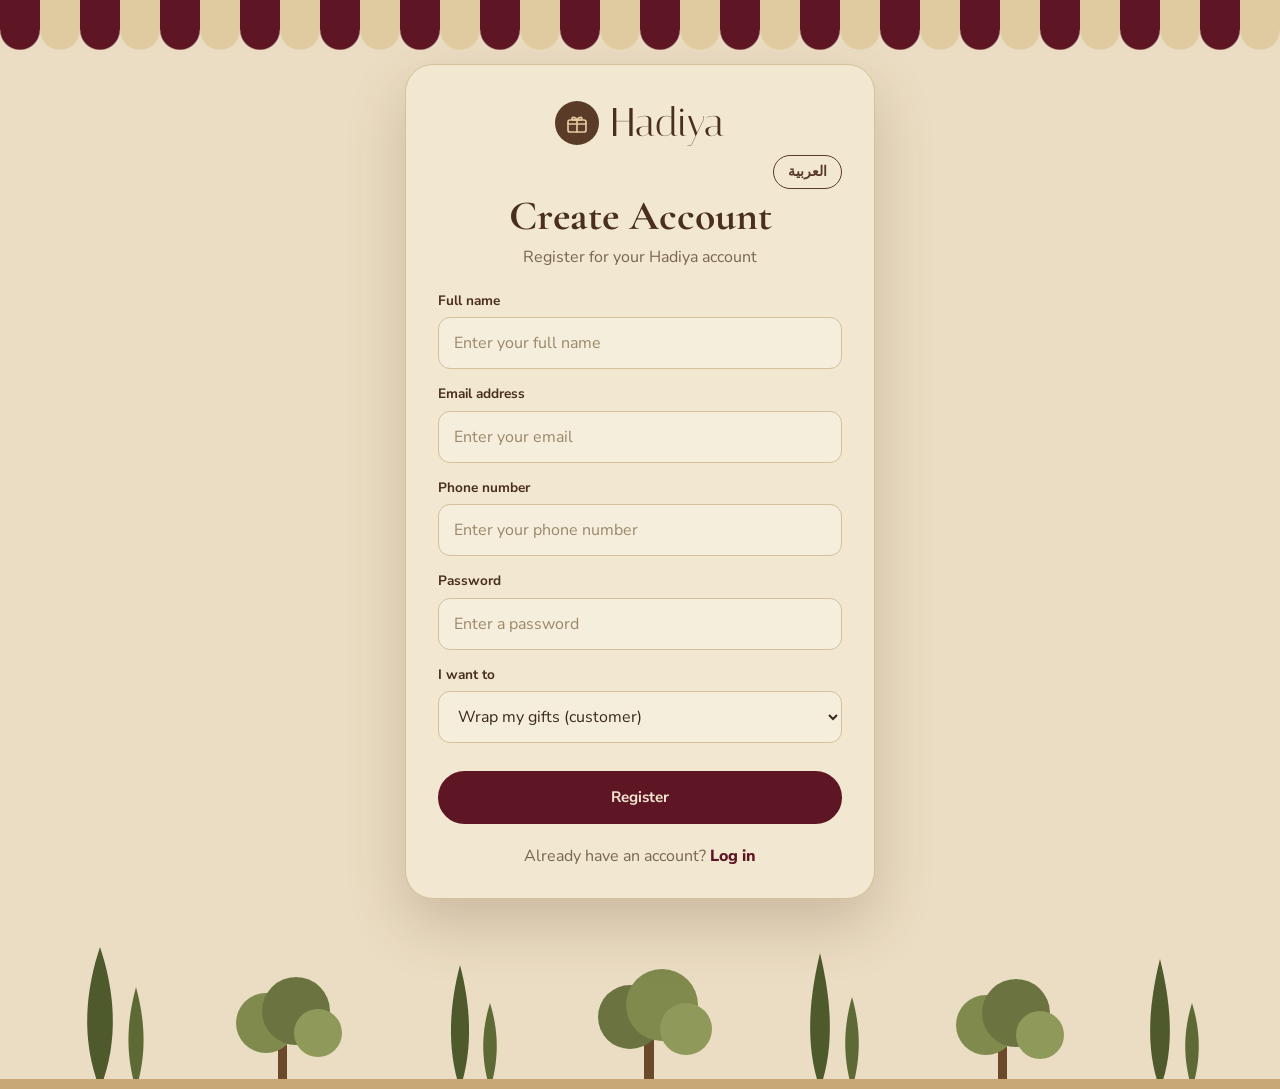
<file: register.html>
<!DOCTYPE html>
<html lang="en">
<head>
    <meta charset="UTF-8">
    <meta name="viewport" content="width=device-width, initial-scale=1.0">
    <meta name="theme-color" content="#5E1624">
    <title>Register - Hadiya</title>
    <link rel="manifest" href="manifest.json">
    <link rel="icon" href="icon-192.png">
    <link rel="apple-touch-icon" href="icon-192.png">
    <link href="https://fonts.googleapis.com/css2?family=Cormorant+Garamond:wght@600;700&family=Caveat:wght@500;700&family=Nunito+Sans:wght@400;600;700&family=Noto+Kufi+Arabic:wght@400;600;700&family=Italiana&family=Gulzar&display=swap" rel="stylesheet">
    <link rel="stylesheet" href="theme.css">
    <style>

        .auth { display: flex; justify-content: center; padding: 34px 20px 10px; }
        .container { width: 100%; max-width: 470px; padding: 34px 32px 30px; border-radius: 28px; background: var(--card); border: 1px solid var(--line); box-shadow: 0 25px 60px rgba(70, 40, 20, 0.2); }
        .container .brand { display: flex; justify-content: center; margin-bottom: 8px; }
        .top-row { display: flex; justify-content: flex-end; margin-bottom: 6px; }
        h1 { text-align: center; font-size: 2.6rem; }
        .subtitle { margin: 6px 0 22px; text-align: center; color: var(--muted); }
        form label { margin-top: 15px; }
        select { margin-bottom: 4px; }
        button[type="submit"] { width: 100%; margin-top: 24px; }
        #message { display: none; margin-top: 18px; padding: 12px; border-radius: 12px; text-align: center; line-height: 1.4; font-weight: 700; }
        #message.success { display: block; background: #CFD8B2; color: #2F4A1A; }
        #message.error { display: block; background: #E6C3C3; color: var(--wine); }
        .login-link { margin-top: 20px; text-align: center; color: var(--muted); }
        .login-link a { color: var(--wine); font-weight: 800; }
        html[dir="rtl"] label, html[dir="rtl"] input { text-align: right; }

    </style>
</head>
<body>
  <div class="awning"></div>
  <div class="auth">
  <main class="container">
    <a href="index.html" class="brand">
      <span class="brand-mark"><svg viewBox="0 0 24 24" fill="none" stroke-width="1.7" stroke-linecap="round" stroke-linejoin="round" aria-hidden="true"><rect x="3" y="9" width="18" height="12" rx="2"/><path d="M12 9v12M3 13h18"/><path d="M12 9c-1.5-3-5-3.5-5-1.5S10 9 12 9zM12 9c1.5-3 5-3.5 5-1.5S14 9 12 9z"/></svg></span>
      <span class="brand-name">Hadiya</span>
    </a>
    <div class="top-row">
      <button type="button" id="languageButton" class="lang-btn">العربية</button>
    </div>
    <h1 id="pageTitle">Create Account</h1>
    <p class="subtitle" id="pageSubtitle">Register for your Hadiya account</p>

    <form id="registerForm">
      <label for="name" id="nameLabel">Full name</label>

      <input
        type="text"
        id="name"
        name="name"
        placeholder="Enter your full name"
        required
      />

      <label for="email" id="emailLabel">Email address</label>

      <input
        type="email"
        id="email"
        name="email"
        placeholder="Enter your email"
        required
      />

      <label for="phone" id="phoneLabel">Phone number</label>

      <input
        type="tel"
        id="phone"
        name="phone"
        placeholder="Enter your phone number"
        required
      />

      <label for="password" id="passwordLabel">Password</label>

      <input
        type="password"
        id="password"
        name="password"
        placeholder="Enter a password"
        minlength="6"
        required
      />

      <label for="role" id="roleLabel">I want to</label>

      <select id="role" name="role">
        <option value="customer" id="roleCustomer">Wrap my gifts (customer)</option>
        <option value="shop_owner" id="roleShop">Offer wrapping services (shop owner)</option>
      </select>

      <button type="submit" class="btn" id="registerButton">
        Register
      </button>
    </form>

    <div id="message"></div>

    <p class="login-link">
      <span id="loginQuestion">Already have an account?</span>
      <a href="login.html" id="loginLink">Log in</a>
    </p>
  </main>
  </div>
  <div class="trees" aria-hidden="true" style="margin-top:30px"></div>

  <script src="config.js"></script>
  <script>
    const translations = {
      en: {
        pageTitle: "Create Account",
        pageSubtitle: "Register for your Hadiya account",
        nameLabel: "Full name",
        namePlaceholder: "Enter your full name",
        emailLabel: "Email address",
        emailPlaceholder: "Enter your email",
        phoneLabel: "Phone number",
        phonePlaceholder: "Enter your phone number",
        passwordLabel: "Password",
        passwordPlaceholder: "Enter a password",
        roleLabel: "I want to",
        roleCustomer: "Wrap my gifts (customer)",
        roleShop: "Offer wrapping services (shop owner)",
        registerButton: "Register",
        registeringButton: "Registering...",
        loginQuestion: "Already have an account?",
        loginLink: "Log in",
        languageButton: "العربية",
        incompleteFields: "Please complete all fields.",
        successMessage: "Registration successful. You can now log in.",
        defaultError: "Registration failed. Please try again."
      },

      ar: {
        pageTitle: "إنشاء حساب",
        pageSubtitle: "سجّل حسابك في هدية",
        nameLabel: "الاسم الكامل",
        namePlaceholder: "أدخل اسمك الكامل",
        emailLabel: "البريد الإلكتروني",
        emailPlaceholder: "أدخل بريدك الإلكتروني",
        phoneLabel: "رقم الهاتف",
        phonePlaceholder: "أدخل رقم هاتفك",
        passwordLabel: "كلمة المرور",
        passwordPlaceholder: "أدخل كلمة المرور",
        roleLabel: "أريد أن",
        roleCustomer: "أغلّف هداياي (عميل)",
        roleShop: "أقدّم خدمات التغليف (صاحب متجر)",
        registerButton: "تسجيل",
        registeringButton: "جارٍ التسجيل...",
        loginQuestion: "لديك حساب بالفعل؟",
        loginLink: "تسجيل الدخول",
        languageButton: "English",
        incompleteFields: "يرجى إكمال جميع الحقول.",
        successMessage: "تم التسجيل بنجاح. يمكنك الآن تسجيل الدخول.",
        defaultError: "فشل التسجيل. يرجى المحاولة مرة أخرى."
      }
    };

    const registerForm = document.getElementById("registerForm");
    const registerButton = document.getElementById("registerButton");
    const languageButton = document.getElementById("languageButton");
    const message = document.getElementById("message");

    let currentLanguage = localStorage.getItem("language") || "en";

    function applyLanguage() {
      const language = translations[currentLanguage];

      document.documentElement.lang = currentLanguage;
      document.documentElement.dir =
        currentLanguage === "ar" ? "rtl" : "ltr";
      document.body.classList.toggle("arabic", currentLanguage === "ar");

      document.title =
        currentLanguage === "ar"
          ? "تسجيل - هدية"
          : "Register - Hadiya";

      document.getElementById("pageTitle").textContent =
        language.pageTitle;

      document.getElementById("pageSubtitle").textContent =
        language.pageSubtitle;

      document.getElementById("nameLabel").textContent =
        language.nameLabel;

      document.getElementById("name").placeholder =
        language.namePlaceholder;

      document.getElementById("emailLabel").textContent =
        language.emailLabel;

      document.getElementById("email").placeholder =
        language.emailPlaceholder;

      document.getElementById("phoneLabel").textContent =
        language.phoneLabel;

      document.getElementById("phone").placeholder =
        language.phonePlaceholder;

      document.getElementById("passwordLabel").textContent =
        language.passwordLabel;

      document.getElementById("password").placeholder =
        language.passwordPlaceholder;

      document.getElementById("roleLabel").textContent = language.roleLabel;
      document.getElementById("roleCustomer").textContent = language.roleCustomer;
      document.getElementById("roleShop").textContent = language.roleShop;

      document.getElementById("loginQuestion").textContent =
        language.loginQuestion;

      document.getElementById("loginLink").textContent =
        language.loginLink;

      languageButton.textContent =
        language.languageButton;

      if (!registerButton.disabled) {
        registerButton.textContent =
          language.registerButton;
      }
    }

    languageButton.addEventListener("click", function () {
      currentLanguage = currentLanguage === "en" ? "ar" : "en";

      localStorage.setItem("language", currentLanguage);

      applyLanguage();
    });

    registerForm.addEventListener("submit", async function (event) {
      event.preventDefault();

      const language = translations[currentLanguage];

      const name = document.getElementById("name").value.trim();
      const email = document.getElementById("email").value.trim();
      const phone = document.getElementById("phone").value.trim();
      const password = document.getElementById("password").value;

      message.className = "";
      message.textContent = "";

      if (!name || !email || !phone || !password) {
        message.textContent = language.incompleteFields;
        message.className = "error";
        return;
      }

      registerButton.disabled = true;
      registerButton.textContent = language.registeringButton;

      try {
        const response = await fetch(
          API_URL + "/auth/register",
          {
            method: "POST",
            headers: {
              "Content-Type": "application/json"
            },
            body: JSON.stringify({
              name: name,
              email: email,
              phone: phone,
              password: password,
              role: document.getElementById("role").value
            })
          }
        );

        let data = {};

        try {
          data = await response.json();
        } catch {
          data = {};
        }

        if (!response.ok) {
          throw new Error(
            data.message ||
            data.error ||
            `Registration failed. Server status: ${response.status}`
          );
        }

        message.textContent = language.successMessage;
        message.className = "success";

        registerForm.reset();

        setTimeout(function () {
          window.location.href = "login.html";
        }, 2000);

      } catch (error) {
        console.error("Registration error:", error);

        message.textContent =
          error.message || language.defaultError;

        message.className = "error";

      } finally {
        registerButton.disabled = false;
        registerButton.textContent =
          translations[currentLanguage].registerButton;
      }
    });

    applyLanguage();
  </script>
</body>
</html>
</file>
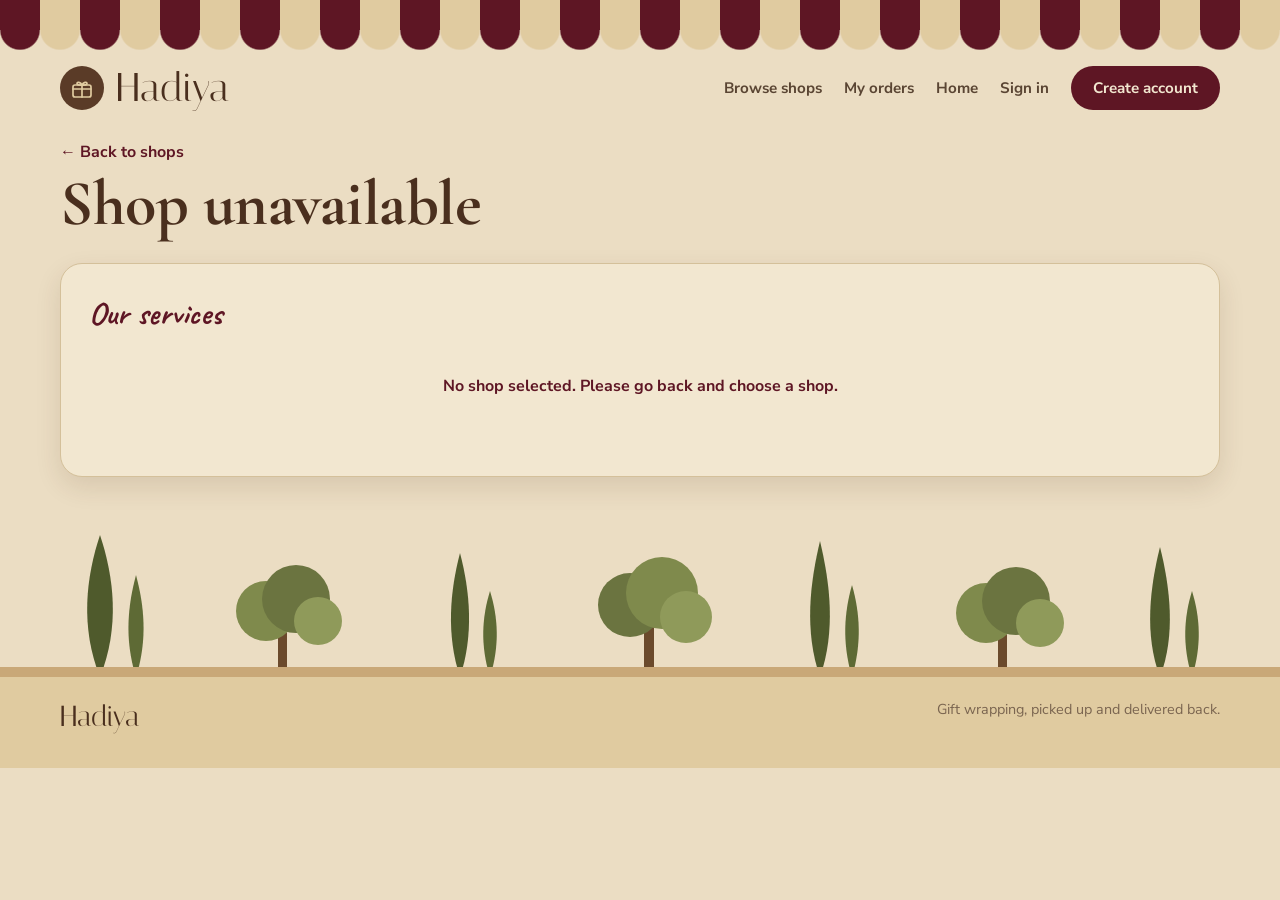
<file: shop-detail.html>
<!DOCTYPE html>
<html lang="en">
<head>
    <meta charset="UTF-8">
    <meta name="viewport" content="width=device-width, initial-scale=1.0">
    <meta name="theme-color" content="#5E1624">
    <title>Shop Details - Hadiya</title>
    <link rel="manifest" href="manifest.json">
    <link rel="icon" href="icon-192.png">
    <link rel="apple-touch-icon" href="icon-192.png">
    <link href="https://fonts.googleapis.com/css2?family=Cormorant+Garamond:wght@600;700&family=Caveat:wght@500;700&family=Nunito+Sans:wght@400;600;700&family=Noto+Kufi+Arabic:wght@400;600;700&family=Italiana&family=Gulzar&display=swap" rel="stylesheet">
    <link rel="stylesheet" href="theme.css">
    <style>

        .back-link { display: inline-block; margin: 10px 0 6px; color: var(--wine); font-weight: 700; }
        .shop-hero h1 { font-size: clamp(2.6rem, 6vw, 4rem); letter-spacing: -0.5px; }
        .description { margin: 14px 0 26px; max-width: 640px; color: var(--ink-2); font-size: 1.05rem; line-height: 1.7; }
        .menu-card { padding: 26px 28px; }
        .menu-card .script { display: block; font-size: 2rem; margin-bottom: 6px; }
        .menu-row { flex-wrap: wrap; }
        .menu-row .book-btn { margin-left: 4px; }
        .contact-info { margin: 22px 4px 0; color: var(--muted); font-size: 0.95rem; }
        .contact-info p { margin: 4px 0; }
        .error { color: var(--wine); text-align: center; padding: 30px 10px; font-weight: 700; }

        /* booking dialog */
        .overlay { position: fixed; inset: 0; background: rgba(51, 41, 31, 0.6); display: flex; align-items: flex-end; justify-content: center; z-index: 10; }
        .sheet { background: var(--card); width: 100%; max-width: 600px; max-height: 92vh; overflow-y: auto; border-radius: 28px 28px 0 0; padding: 26px 22px 28px; border-top: 8px solid var(--wine); }
        @media (min-width: 640px) { .overlay { align-items: center; } .sheet { border-radius: 28px; border-top-width: 8px; } }
        .sheet h2 { color: var(--wine); font-size: 2.1rem; margin-bottom: 4px; }
        .sheet .summary { color: var(--ink-2); margin-bottom: 14px; }
        .sheet label { margin: 14px 0 5px; }
        .totals { background: var(--sand); border-radius: 14px; padding: 14px; margin-top: 16px; font-size: 0.95rem; }
        .totals div { display: flex; justify-content: space-between; margin: 3px 0; }
        .totals .grand { font-weight: 800; color: var(--wine); border-top: 1px dashed #B09A72; padding-top: 7px; margin-top: 7px; }
        .row { display: flex; gap: 10px; margin-top: 20px; }
        .row button { flex: 1; }
        .btn-cancel { background: transparent; color: var(--ink-2); border-color: var(--line); }
        .btn-cancel:hover { background: var(--sand); color: var(--head); border-color: var(--line); }
        .form-error { color: var(--wine); font-size: 0.92rem; font-weight: 700; margin-top: 10px; min-height: 1.2em; }
        .form-error:not(:empty) { background: #E6C3C3; padding: 10px 14px; border-radius: 12px; }
        .field-error { margin-top: 6px; color: var(--wine); font-size: 0.88rem; font-weight: 700; }
        .invalid { border-color: var(--wine) !important; box-shadow: 0 0 0 4px rgba(94, 22, 36, 0.18) !important; }
        .note { font-size: 0.8rem; color: var(--muted); margin-top: 4px; }

    </style>
</head>
<body>
    <div class="awning"></div>
    <div class="wrap">
        <header class="topbar">
            <a href="index.html" class="brand">
                <span class="brand-mark"><svg viewBox="0 0 24 24" fill="none" stroke-width="1.7" stroke-linecap="round" stroke-linejoin="round" aria-hidden="true"><rect x="3" y="9" width="18" height="12" rx="2"/><path d="M12 9v12M3 13h18"/><path d="M12 9c-1.5-3-5-3.5-5-1.5S10 9 12 9zM12 9c1.5-3 5-3.5 5-1.5S14 9 12 9z"/></svg></span>
                <span class="brand-name">Hadiya</span>
            </a>
            <nav class="nav" id="siteNav"></nav>
        </header>

        <a href="shops.html" class="back-link">← Back to shops</a>
        <div class="shop-hero">
            <h1 id="shopTitle">Loading shop...</h1>
            <p id="shopDescription" class="description"></p>
        </div>

        <div class="card menu-card">
            <span class="script">Our services</span>
            <div id="servicesList"></div>

            <div class="contact-info">
                <p id="shopAddress"></p>
            </div>
        </div>
    </div>

    <div class="trees" aria-hidden="true"></div>
    <footer class="site-footer">
        <div class="wrap">
            <span class="brand-name">Hadiya</span>
            <span>Gift wrapping, picked up and delivered back.</span>
        </div>
    </footer>

    <!-- Booking dialog -->
    <div class="overlay" id="bookingOverlay" hidden>
        <form class="sheet" id="bookingForm" novalidate>
            <h2>Book this service</h2>
            <p class="summary" id="bookingSummary"></p>

            <label for="pickupType">How does the gift get to the shop?</label>
            <select id="pickupType">
                <option value="customer_dropoff">I will drop it off at the shop</option>
                <option value="shop_pickup">Please pick it up from me</option>
            </select>
            <div id="pickupAddressWrap" hidden>
                <label for="pickupAddress">Pickup address</label>
                <input id="pickupAddress" type="text" maxlength="300" placeholder="Building, street, area">
            </div>

            <label for="deliveryType">How do you get it back?</label>
            <select id="deliveryType">
                <option value="customer_pickup">I will collect it from the shop</option>
                <option value="shop_delivery">Please deliver it to me</option>
            </select>
            <div id="deliveryAddressWrap" hidden>
                <label for="deliveryAddress">Delivery address</label>
                <input id="deliveryAddress" type="text" maxlength="300" placeholder="Building, street, area">
            </div>

            <label for="contactPhone">Contact phone</label>
            <input id="contactPhone" type="tel" maxlength="30" placeholder="05x xxx xxxx">

            <label for="scheduledTime">Date and time *</label>
            <input id="scheduledTime" type="datetime-local" required>

            <label for="instructions">Notes for the shop (optional)</label>
            <textarea id="instructions" maxlength="500" placeholder="Colours, message card, fragile items..."></textarea>

            <label for="paymentMethod">Payment</label>
            <select id="paymentMethod">
                <option value="cash">Cash on pickup / delivery</option>
            </select>
            <p class="note">Online card payment is coming soon.</p>

            <div class="totals">
                <div><span>Service</span><span id="tService"></span></div>
                <div id="tFeeRow" hidden><span id="tFeeLabel">Delivery</span><span id="tFee"></span></div>
                <div class="grand"><span>Estimated total</span><span id="tTotal"></span></div>
            </div>

            <div class="form-error" id="formError" role="alert"></div>

            <div class="row">
                <button type="button" class="btn btn-outline btn-cancel" id="cancelBooking">Cancel</button>
                <button type="submit" class="btn btn-confirm" id="confirmBooking">Place order</button>
            </div>
        </form>
    </div>

    <script src="config.js"></script>
    <script>
        renderNav('shop-detail.html');
        // Shop id comes from the link (?id=...). Older links stored it in localStorage, so we fall back to that.
        const params = new URLSearchParams(location.search);
        let shopId = params.get('id');
        if (!shopId) { try { shopId = localStorage.getItem('selectedShopId'); } catch (e) {} }

        let currentShop = null;
        let selectedService = null;
        let feePerTrip = null; // AED per trip, loaded from the server so it always matches the real price

        const $ = id => document.getElementById(id);

        function showShopError(message) {
            $('shopTitle').textContent = 'Shop unavailable';
            $('servicesList').innerHTML = `<p class="error">${esc(message)}</p>`;
        }

        async function fetchShopDetails() {
            if (!shopId) { showShopError('No shop selected. Please go back and choose a shop.'); return; }

            try {
                const data = await api('/shops/' + encodeURIComponent(shopId));
                currentShop = data.shop;

                document.title = currentShop.name + ' - Hadiya';
                $('shopTitle').textContent = currentShop.name;
                $('shopDescription').textContent = currentShop.description || '';

                const a = currentShop.address || {};
                $('shopAddress').textContent = '📍 ' + [a.street, a.city].filter(Boolean).join(', ');

                const services = (currentShop.services || []).filter(s => s.isAvailable !== false);
                if (services.length === 0) {
                    $('servicesList').innerHTML = '<p class="error">This shop has not added any services yet.</p>';
                    return;
                }

                $('servicesList').innerHTML = services.map(ser => `
                    <div class="menu-row">
                        <div>
                            <div class="m-name">${esc(ser.name)}</div>
                            <div class="m-desc">${esc(ser.description || 'Professional wrapping')}</div>
                        </div>
                        <div class="m-dots"></div>
                        <div class="m-price">AED ${esc(ser.price)}</div>
                        <button type="button" class="btn btn-sm book-btn" data-service="${esc(ser._id)}">Book</button>
                    </div>`).join('');

                document.querySelectorAll('.book-btn').forEach(btn =>
                    btn.addEventListener('click', () => openBooking(btn.dataset.service)));
            } catch (err) {
                console.error('Error fetching shop:', err);
                showShopError(err.message);
            }
        }

        function openBooking(serviceId) {
            if (!getToken()) {
                // remember where to come back to after logging in
                window.location.href = 'login.html?next=' + encodeURIComponent('shop-detail.html?id=' + shopId);
                return;
            }
            const user = getUser();
            if (user && user.role === 'shop_owner') {
                alert('Shop owner accounts cannot place orders. Please use a customer account.');
                return;
            }

            selectedService = (currentShop.services || []).find(s => s._id === serviceId);
            if (!selectedService) return;

            $('bookingSummary').textContent = `${selectedService.name} at ${currentShop.name}`;
            $('tService').textContent = 'AED ' + selectedService.price;
            $('contactPhone').value = (user && user.phone) || '';
            $('formError').textContent = '';
            // Earliest choosable time = now (in the customer's local time)
            const now = new Date();
            now.setMinutes(now.getMinutes() - now.getTimezoneOffset());
            $('scheduledTime').min = now.toISOString().slice(0, 16);
            $('scheduledTime').value = '';
            updateBookingForm();
            $('bookingOverlay').hidden = false;
        }

        function updateBookingForm() {
            const pickup = $('pickupType').value === 'shop_pickup';
            const delivery = $('deliveryType').value === 'shop_delivery';
            $('pickupAddressWrap').hidden = !pickup;
            $('deliveryAddressWrap').hidden = !delivery;

            const trips = (pickup ? 1 : 0) + (delivery ? 1 : 0);
            const fee = feePerTrip === null ? null : trips * feePerTrip;
            $('tFeeRow').hidden = trips === 0;
            $('tFeeLabel').textContent = trips === 2 ? 'Delivery (pickup + return)' : 'Delivery';
            $('tFee').textContent = fee === null ? 'Calculated by the shop' : (fee === 0 ? 'Free' : 'AED ' + fee);
            $('tTotal').textContent = fee === null
                ? 'AED ' + selectedService.price + (trips ? ' + delivery' : '')
                : 'AED ' + (Number(selectedService.price) + fee);
        }

        function closeBooking() { $('bookingOverlay').hidden = true; }

        $('pickupType').addEventListener('change', updateBookingForm);
        $('deliveryType').addEventListener('change', updateBookingForm);
        $('cancelBooking').addEventListener('click', closeBooking);
        $('bookingOverlay').addEventListener('click', e => { if (e.target === $('bookingOverlay')) closeBooking(); });

        $('bookingForm').addEventListener('submit', async event => {
            event.preventDefault();
            const error = $('formError');
            error.textContent = '';

            document.querySelectorAll('#bookingForm .invalid').forEach(el => el.classList.remove('invalid'));
            document.querySelectorAll('#bookingForm .field-error').forEach(el => el.remove());

            // Show the message right under the field, mark the field in red and scroll to it
            const problem = (message, field) => {
                if (field) {
                    field.classList.add('invalid');
                    const note = document.createElement('div');
                    note.className = 'field-error';
                    note.setAttribute('role', 'alert');
                    note.textContent = message;
                    field.insertAdjacentElement('afterend', note);
                    field.scrollIntoView({ behavior: 'smooth', block: 'center' });
                    field.focus({ preventScroll: true });
                } else {
                    error.textContent = message;
                    error.scrollIntoView({ behavior: 'smooth', block: 'center' });
                }
            };

            const pickupType = $('pickupType').value;
            const deliveryType = $('deliveryType').value;
            const phone = $('contactPhone').value.trim();

            if (phone.replace(/\D/g, '').length < 7) { problem('Please enter a valid contact phone number.', $('contactPhone')); return; }
            if (pickupType === 'shop_pickup' && $('pickupAddress').value.trim().length < 8) { problem('Please enter the full pickup address (building, street, area).', $('pickupAddress')); return; }
            if (deliveryType === 'shop_delivery' && $('deliveryAddress').value.trim().length < 8) { problem('Please enter the full delivery address (building, street, area).', $('deliveryAddress')); return; }

            const whenValue = $('scheduledTime').value;
            if (!whenValue) { problem('Please choose a date and time.', $('scheduledTime')); return; }
            const whenDate = new Date(whenValue);
            if (Number.isNaN(whenDate.getTime()) || whenDate.getTime() < Date.now()) {
                problem('Please choose a date and time in the future.', $('scheduledTime'));
                return;
            }
            const when = whenDate.toISOString();

            const button = $('confirmBooking');
            button.disabled = true;
            button.textContent = 'Placing order...';

            try {
                await api('/orders', {
                    method: 'POST',
                    body: {
                        shopId: currentShop._id,
                        serviceId: selectedService._id,
                        specialInstructions: $('instructions').value.trim(),
                        pickupDetails: {
                            type: pickupType,
                            address: pickupType === 'shop_pickup' ? $('pickupAddress').value.trim() : undefined,
                            contactPhone: phone,
                            scheduledTime: when
                        },
                        deliveryDetails: {
                            type: deliveryType,
                            address: deliveryType === 'shop_delivery' ? $('deliveryAddress').value.trim() : undefined,
                            contactPhone: phone
                        },
                        payment: { method: $('paymentMethod').value }
                    }
                });
                window.location.href = 'my-orders.html?placed=1';
            } catch (err) {
                if (err.status === 401) {
                    window.location.href = 'login.html?next=' + encodeURIComponent('shop-detail.html?id=' + shopId);
                    return;
                }
                error.textContent = err.message;
                error.scrollIntoView({ behavior: 'smooth', block: 'center' });
                button.disabled = false;
                button.textContent = 'Place order';
            }
        });

        async function loadFee() {
            try {
                const data = await api('/config');
                const fee = Number(data.deliveryFeePerLeg);
                if (Number.isFinite(fee) && fee >= 0) feePerTrip = fee;
            } catch (e) { /* older server: the booking form falls back to "Calculated by the shop" */ }
        }

        loadFee();
        fetchShopDetails();
    </script>
</body>
</html>
</file>
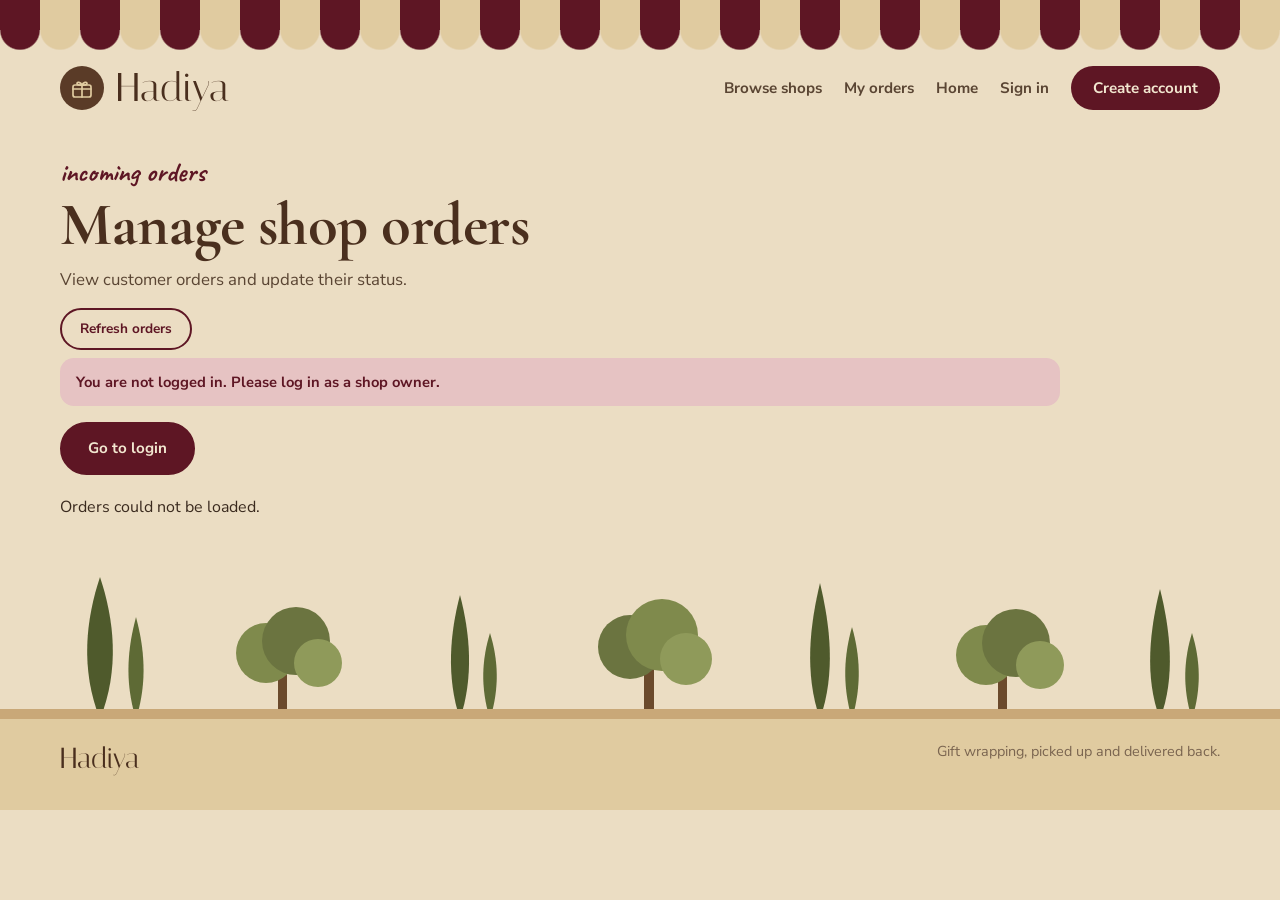
<file: shop-orders.html>
<!DOCTYPE html>
<html lang="en">
<head>
    <meta charset="UTF-8">
    <meta name="viewport" content="width=device-width, initial-scale=1.0">
    <meta name="theme-color" content="#5E1624">
    <title>Shop Orders - Hadiya</title>
    <link rel="manifest" href="manifest.json">
    <link rel="icon" href="icon-192.png">
    <link rel="apple-touch-icon" href="icon-192.png">
    <link href="https://fonts.googleapis.com/css2?family=Cormorant+Garamond:wght@600;700&family=Caveat:wght@500;700&family=Nunito+Sans:wght@400;600;700&family=Noto+Kufi+Arabic:wght@400;600;700&family=Italiana&family=Gulzar&display=swap" rel="stylesheet">
    <link rel="stylesheet" href="theme.css">
    <style>

        .page-actions { margin-top: 16px; }
        .login-link { display: inline-block; margin-bottom: 20px; }
        .order-card h2 { font-size: 1.7rem; margin-bottom: 6px; color: var(--head); overflow-wrap: anywhere; }
        .order-card p { line-height: 1.55; color: var(--ink-2); overflow-wrap: anywhere; }
        .empty-state { background: var(--card); border: 1px dashed var(--line); border-radius: 18px; padding: 30px; text-align: center; color: var(--muted); font-weight: 700; margin-bottom: 16px; }
        .status-controls { display: flex; align-items: center; flex-wrap: wrap; gap: 10px; margin-top: 18px; }
        .status-select { width: auto; min-width: 200px; padding: 10px 14px; border-radius: 999px; }
        .btn-update { padding: 10px 22px; border: 0; border-radius: 999px; background: var(--wine); color: var(--on-wine); font: inherit; font-weight: 700; cursor: pointer; }
        .btn-update:hover { background: var(--wine-d); }
        button:disabled, select:disabled { opacity: 0.6; cursor: not-allowed; }
        @media (max-width: 600px) { .status-controls { align-items: stretch; flex-direction: column; } .status-select { width: 100%; } }

    </style>
</head>
<body>
    <div class="awning"></div>
    <div class="wrap">
        <header class="topbar">
            <a href="index.html" class="brand">
                <span class="brand-mark"><svg viewBox="0 0 24 24" fill="none" stroke-width="1.7" stroke-linecap="round" stroke-linejoin="round" aria-hidden="true"><rect x="3" y="9" width="18" height="12" rx="2"/><path d="M12 9v12M3 13h18"/><path d="M12 9c-1.5-3-5-3.5-5-1.5S10 9 12 9zM12 9c1.5-3 5-3.5 5-1.5S14 9 12 9z"/></svg></span>
                <span class="brand-name">Hadiya</span>
            </a>
            <nav class="nav" id="siteNav"></nav>
        </header>

        <main style="max-width:1000px">
            <div class="page-head">
                <div class="script">incoming orders</div>
                <h1>Manage shop orders</h1>
                <p>View customer orders and update their status.</p>
                <div class="page-actions">
                    <button id="refresh-button" class="btn btn-outline btn-sm refresh-button" type="button">Refresh orders</button>
                </div>
            </div>

            <div id="message" class="message info" role="status" aria-live="polite" hidden></div>

            <a id="login-link" class="btn login-link" href="login.html" hidden>Go to login</a>

            <div id="orders-container" aria-busy="false">Loading orders...</div>
        </main>
    </div>

    <div class="trees" aria-hidden="true"></div>
    <footer class="site-footer">
        <div class="wrap">
            <span class="brand-name">Hadiya</span>
            <span>Gift wrapping, picked up and delivered back.</span>
        </div>
    </footer>

    <script src="config.js"></script>
    <script>renderNav('shop-orders.html');</script>
    <script>
        'use strict';

        // API_URL, ORDER_STATUS_LABELS and ORDER_NEXT_STEPS come from config.js
        // Status values must match the backend Order schema exactly
        const ORDER_STATUSES = Object.keys(ORDER_STATUS_LABELS);

        const container = document.getElementById('orders-container');
        const messageBox = document.getElementById('message');
        const loginLink = document.getElementById('login-link');
        const refreshButton = document.getElementById('refresh-button');

        let busy = false;

        function showMessage(text, type = 'info') {
            messageBox.textContent = text;
            messageBox.className = 'message ' + type;
            messageBox.hidden = false;
        }

        function clearMessage() {
            messageBox.textContent = '';
            messageBox.hidden = true;
            loginLink.hidden = true;
        }

        function setBusy(value) {
            busy = value;
            refreshButton.disabled = value;
            container.setAttribute('aria-busy', String(value));

            container.querySelectorAll('button, select').forEach(element => {
                element.disabled = value || element.dataset.locked === '1';
            });
        }

        function authenticationError(message) {
            const error = new Error(message);
            error.status = 401;
            return error;
        }

        function getToken() {
            let token;
            try {
                token = localStorage.getItem('token');
            } catch {
                throw new Error('Browser storage is unavailable. Allow site storage and log in again.');
            }

            if (!token || !token.trim() || token === 'null' || token === 'undefined') {
                throw authenticationError('You are not logged in. Please log in as a shop owner.');
            }

            return token.trim();
        }

        async function apiRequest(path, options = {}) {
            const token = getToken();
            const controller = new AbortController();

            // 60-second timeout to handle Render cold-starts
            const timeout = setTimeout(() => controller.abort(), 60000);

            try {
                const headers = {
                    Accept: 'application/json',
                    Authorization: 'Bearer ' + token
                };

                if (options.body !== undefined) {
                    headers['Content-Type'] = 'application/json';
                }

                const response = await fetch(API_URL + path, {
                    ...options,
                    headers,
                    signal: controller.signal
                });

                const text = await response.text();
                let data = null;
                let validJson = true;

                if (text.trim()) {
                    try {
                        data = JSON.parse(text);
                    } catch {
                        validJson = false;
                    }
                }

                const serverMessage =
                    data && typeof data.message === 'string'
                        ? data.message
                        : data && typeof data.error === 'string'
                            ? data.error
                            : '';

                if (!response.ok) {
                    let explanation;
                    switch (response.status) {
                        case 401:
                            explanation = 'Your session is missing, expired, or invalid. Please log in again.';
                            break;
                        case 403:
                            explanation = 'Access denied. Your account may not have the required owner role or shop access.';
                            break;
                        case 404:
                            explanation = 'The requested API route or order was not found. Check the backend order routes.';
                            break;
                        case 405:
                            explanation = 'The backend does not allow this HTTP method. Check whether the status route uses PUT or PATCH.';
                            break;
                        default:
                            explanation = response.status >= 500
                                ? 'The backend returned a server error. Check Render runtime logs.'
                                : 'The backend rejected the request.';
                    }

                    const error = new Error(
                        explanation +
                        (serverMessage ? '\nServer: ' + serverMessage : '') +
                        '\nHTTP ' + response.status + ' — ' + (options.method || 'GET') + ' ' + API_URL + path
                    );
                    error.status = response.status;
                    throw error;
                }

                if (!validJson) {
                    throw new Error('The API returned a non-JSON response. Check request URL and Render logs.');
                }

                if (data && data.success === false) {
                    throw new Error(serverMessage || 'The backend reported an unsuccessful request.');
                }

                return data;
            } catch (error) {
                if (error.name === 'AbortError') {
                    throw new Error('The request timed out after 60 seconds. Render may still be spinning up. Try refreshing.');
                }
                if (error instanceof TypeError) {
                    throw new Error('Could not connect to the API. Verify backend status and CORS settings.');
                }
                throw error;
            } finally {
                clearTimeout(timeout);
            }
        }

        function handleError(error) {
            console.error('Shop orders error:', error);
            showMessage(error.message || 'An unexpected error occurred.', 'error');
            loginLink.hidden = error.status !== 401 && error.status !== 403;
        }

        function extractOrders(data) {
            if (Array.isArray(data)) return data;
            if (data && Array.isArray(data.orders)) return data.orders;
            if (data && Array.isArray(data.data)) return data.data;
            if (data && data.data && Array.isArray(data.data.orders)) return data.data.orders;

            throw new Error('Response did not contain an orders array. Verify getShopOrders response structure.');
        }

        function displayValue(value, fallback = 'N/A') {
            if (value === null || value === undefined || value === '' || typeof value === 'object') {
                return fallback;
            }
            return String(value);
        }

        function addDetail(card, label, value) {
            const paragraph = document.createElement('p');
            const strong = document.createElement('strong');
            strong.textContent = label + ': ';
            paragraph.append(strong, document.createTextNode(displayValue(value)));
            card.appendChild(paragraph);
            return paragraph;
        }

        function formatPrice(value) {
            if (value === null || value === undefined || value === '' || !['number', 'string'].includes(typeof value)) {
                return 'N/A';
            }
            const amount = Number(value);
            return Number.isFinite(amount) ? 'AED ' + amount.toFixed(2) : 'N/A';
        }

        function renderOrders(orders) {
            const fragment = document.createDocumentFragment();

            if (orders.length === 0) {
                const empty = document.createElement('div');
                empty.className = 'empty-state';
                empty.textContent = 'No orders found for your shop yet.';
                fragment.appendChild(empty);
            }

            orders.forEach((order, index) => {
                if (!order || typeof order !== 'object' || !order._id) {
                    throw new Error('An order in the response is missing an _id.');
                }

                const card = document.createElement('article');
                card.className = 'order-card';

                const heading = document.createElement('h2');
                heading.textContent = 'Order #' + (order.orderNumber || order._id);
                card.appendChild(heading);

                const customer = order.customer && typeof order.customer === 'object' ? order.customer : {};

                addDetail(card, 'Customer', displayValue(customer.name, 'Unknown Customer'));
                addDetail(card, 'Phone', customer.phone);
                addDetail(card, 'Service', order.service && order.service.name);
                if (order.pricing && Number(order.pricing.deliveryFee) > 0) {
                    addDetail(card, 'Service Price', formatPrice(order.pricing.servicePrice));
                    addDetail(card, 'Delivery Fee', formatPrice(order.pricing.deliveryFee));
                }
                addDetail(card, 'Total Price', formatPrice(order.pricing && order.pricing.total));

                const statusRow = addDetail(card, 'Current Status', ORDER_STATUS_LABELS[order.status] || displayValue(order.status, 'Unknown'));

                if (order.createdAt) {
                    const date = new Date(order.createdAt);
                    if (!Number.isNaN(date.getTime())) {
                        addDetail(card, 'Placed on', date.toLocaleString());
                    }
                }

                const controls = document.createElement('div');
                controls.className = 'status-controls';

                const label = document.createElement('label');
                label.textContent = 'Update status:';
                label.htmlFor = 'order-status-' + index;

                const select = document.createElement('select');
                select.id = label.htmlFor;
                select.className = 'status-select';

                const currentStatus = displayValue(order.status, '');
                const allowedNext = ORDER_NEXT_STEPS[currentStatus] || [];

                // current status first (selected), then only the steps the backend will accept
                [currentStatus, ...allowedNext].forEach(status => {
                    const option = document.createElement('option');
                    option.value = status;
                    option.textContent = (ORDER_STATUS_LABELS[status] || status) + (status === currentStatus ? ' (current)' : '');
                    option.selected = status === currentStatus;
                    select.appendChild(option);
                });

                if (allowedNext.length === 0) {
                    select.disabled = true;
                    select.dataset.locked = '1';
                }

                const button = document.createElement('button');
                button.type = 'button';
                button.className = 'btn-update';
                button.textContent = 'Update';

                if (allowedNext.length === 0) {
                    button.disabled = true;
                    button.dataset.locked = '1';
                }

                button.addEventListener('click', () => {
                    updateStatus(order, select, button, statusRow);
                });

                controls.append(label, select, button);
                card.appendChild(controls);

                const chatLink = document.createElement('a');
                chatLink.className = 'btn btn-outline btn-sm';
                chatLink.style.marginTop = '14px';
                chatLink.href = 'chat.html?order=' + encodeURIComponent(order._id);
                chatLink.textContent = '💬 Chat with customer';
                card.appendChild(chatLink);
                fragment.appendChild(card);
            });

            container.replaceChildren(fragment);
        }

        async function fetchShopOrders() {
            if (busy) return;

            clearMessage();
            setBusy(true);
            container.textContent = 'Loading orders...';

            try {
                const data = await apiRequest('/orders/shop-orders');
                const orders = extractOrders(data);
                renderOrders(orders);
                showMessage(orders.length + ' order' + (orders.length === 1 ? '' : 's') + ' loaded.', 'success');
            } catch (error) {
                container.textContent = 'Orders could not be loaded.';
                handleError(error);
            } finally {
                setBusy(false);
            }
        }

        async function updateStatus(order, select, button, statusRow) {
            if (busy) return;

            const newStatus = select.value;
            clearMessage();

            if (!ORDER_STATUSES.includes(newStatus)) {
                showMessage('Please choose a valid status.', 'error');
                return;
            }

            if (newStatus === order.status) {
                showMessage('This order already has that status.', 'info');
                return;
            }

            if ((newStatus === 'cancelled' || newStatus === 'rejected') && !window.confirm('Are you sure? This cannot be undone.')) {
                return;
            }

            setBusy(true);
            button.textContent = 'Updating...';

            try {
                await apiRequest('/orders/' + encodeURIComponent(order._id) + '/status', {
                    method: 'PUT',
                    body: JSON.stringify({ status: newStatus })
                });

                showMessage('Order status updated successfully.', 'success');
                busy = false;
                await fetchShopOrders();
                showMessage('Order status updated successfully.', 'success');
                return;
            } catch (error) {
                handleError(error);
            } finally {
                button.textContent = 'Update';
                setBusy(false);
            }
        }

        refreshButton.addEventListener('click', fetchShopOrders);
        fetchShopOrders();
    </script>
</body>
</html>
</file>
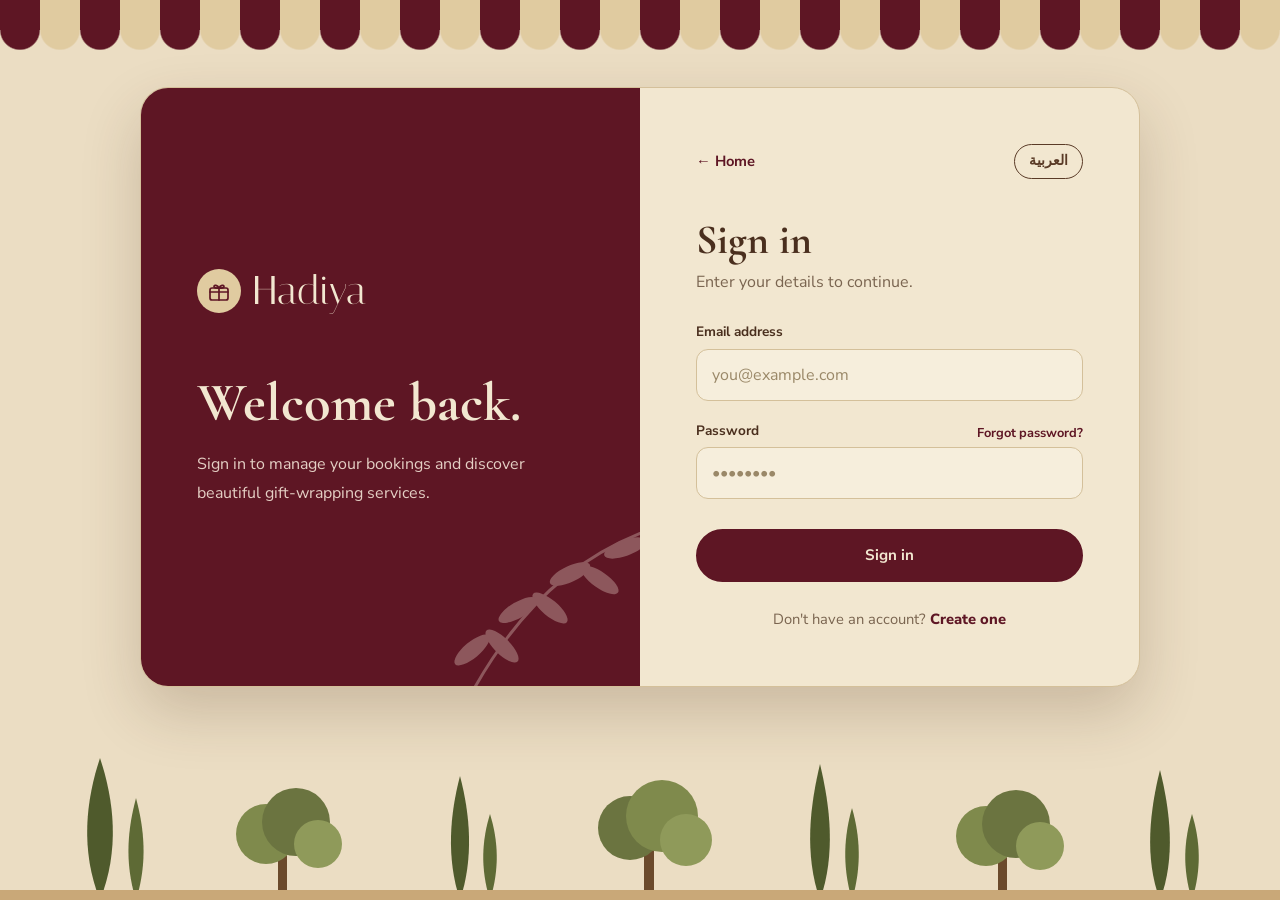
<file: shop-owner-dashboard.html>
<!DOCTYPE html>
<html lang="en">
<head>
    <meta charset="UTF-8">
    <meta name="viewport" content="width=device-width, initial-scale=1.0">
    <meta name="theme-color" content="#5E1624">
    <title>Shop Dashboard - Hadiya</title>
    <link rel="manifest" href="manifest.json">
    <link rel="icon" href="icon-192.png">
    <link rel="apple-touch-icon" href="icon-192.png">
    <link href="https://fonts.googleapis.com/css2?family=Cormorant+Garamond:wght@600;700&family=Caveat:wght@500;700&family=Nunito+Sans:wght@400;600;700&family=Noto+Kufi+Arabic:wght@400;600;700&family=Italiana&family=Gulzar&display=swap" rel="stylesheet">
    <link rel="stylesheet" href="theme.css">
    <style>

        .sub { color: var(--muted); margin-top: 8px; }
        .section-title { margin: 6px 0 14px; font-size: 2rem; color: var(--wine); }
        .intro { color: var(--ink-2); font-size: 0.95rem; margin-bottom: 14px; }
        .stats-grid { display: grid; grid-template-columns: repeat(auto-fit, minmax(160px, 1fr)); gap: 16px; margin: 18px 0 22px; }
        .stat-box { background: var(--chalk); padding: 20px 16px; border-radius: 18px; text-align: center; border: 5px solid #7A5236; }
        .stat-val { font-family: var(--script); font-size: 3rem; font-weight: 700; color: #E9D3A8; line-height: 1.1; }
        .stat-label { color: #CDBB98; font-size: 0.72rem; text-transform: uppercase; letter-spacing: 1px; font-weight: 700; }

        form.grid { display: grid; grid-template-columns: 1fr 1fr; gap: 12px 14px; }
        form.grid .full { grid-column: 1 / -1; }
        @media (max-width: 560px) { form.grid { grid-template-columns: 1fr; } }

        .service-row { display: flex; justify-content: space-between; align-items: center; gap: 10px; padding: 12px 0; border-bottom: 1px solid var(--line); }
        .service-row:last-child { border-bottom: 0; }
        .service-row .name { font-family: var(--serif); font-size: 1.4rem; font-weight: 700; color: var(--head); }
        .service-row .desc { font-size: 0.85rem; color: var(--muted); font-style: italic; }
        .price { font-family: var(--script); font-size: 1.7rem; color: var(--wine); font-weight: 700; white-space: nowrap; }
        .link-danger { background: none; border: 0; color: var(--wine); cursor: pointer; font: inherit; font-size: 0.85rem; font-weight: 700; text-decoration: underline; }

        .order-top { display: flex; justify-content: space-between; align-items: flex-start; gap: 10px; flex-wrap: wrap; }
        .order-info h3 { font-size: 1.5rem; margin-bottom: 4px; }
        .order-info p { color: var(--ink-2); font-size: 0.9rem; margin: 2px 0; overflow-wrap: anywhere; }
        .order-actions { display: flex; gap: 8px; flex-wrap: wrap; margin-top: 12px; }
        .empty { text-align: center; padding: 24px; color: var(--muted); font-weight: 700; }

    </style>
</head>
<body>
    <div class="awning"></div>
    <div class="wrap">
        <header class="topbar">
            <a href="index.html" class="brand">
                <span class="brand-mark"><svg viewBox="0 0 24 24" fill="none" stroke-width="1.7" stroke-linecap="round" stroke-linejoin="round" aria-hidden="true"><rect x="3" y="9" width="18" height="12" rx="2"/><path d="M12 9v12M3 13h18"/><path d="M12 9c-1.5-3-5-3.5-5-1.5S10 9 12 9zM12 9c1.5-3 5-3.5 5-1.5S14 9 12 9z"/></svg></span>
                <span class="brand-name">Hadiya</span>
            </a>
            <nav class="nav" id="siteNav"></nav>
        </header>

        <div class="page-head">
            <div class="script">your shop</div>
            <h1>Shop dashboard</h1>
            <div class="sub" id="shopSubtitle"></div>
            <button type="button" id="logoutBtn" hidden>Logout</button>
        </div>

        <div style="max-width:900px; margin-top:18px">
        <div id="message" class="notice error" hidden></div>

        <!-- Step 1: shop does not exist yet -->
        <section class="card" id="setupCard" hidden>
            <h2>Set up your shop</h2>
            <p class="intro">Tell customers about your gift wrapping business. You can add your services right after.</p>
            <form class="grid" id="setupForm">
                <div class="full"><label for="sName">Shop name</label><input id="sName" required maxlength="80"></div>
                <div class="full"><label for="sDesc">Description</label><textarea id="sDesc" required maxlength="500"></textarea></div>
                <div class="full"><label for="sEmail">Shop email</label><input id="sEmail" type="email" required></div>
                <div><label for="sStreet">Street / area</label><input id="sStreet" required></div>
                <div><label for="sCity">City</label><input id="sCity" required></div>
                <div class="full"><button class="btn" type="submit" id="setupBtn">Create shop</button></div>
            </form>
        </section>

        <!-- Step 2: dashboard -->
        <div id="dashboard" hidden>
            <div class="notice warn" id="verifyNotice" hidden>Your shop is waiting for approval and is not visible to customers yet.</div>

            <div class="stats-grid">
                <div class="stat-box"><div class="stat-val" id="totalCount">0</div><div class="stat-label">Total Orders</div></div>
                <div class="stat-box"><div class="stat-val" id="pendingCount">0</div><div class="stat-label">New (Pending)</div></div>
                <div class="stat-box"><div class="stat-val" id="totalRev">0</div><div class="stat-label">Revenue (AED)</div></div>
            </div>

            <section class="card">
                <h2>Shop details</h2>
                <p class="intro">This is what customers see. Change it here any time.</p>
                <form class="grid" id="detailsForm">
                    <div class="full"><label for="eName">Shop name</label><input id="eName" required maxlength="80"></div>
                    <div class="full"><label for="eDesc">Description</label><textarea id="eDesc" required maxlength="500"></textarea></div>
                    <div class="full"><label for="eEmail">Shop email</label><input id="eEmail" type="email" required></div>
                    <div><label for="eStreet">Street / area</label><input id="eStreet" required></div>
                    <div><label for="eCity">City</label><input id="eCity" required></div>
                    <div class="full"><button class="btn" type="submit" id="detailsBtn">Save changes</button></div>
                </form>
            </section>

            <section class="card">
                <h2>Your services</h2>
                <div id="servicesList"></div>
                <form class="grid" id="serviceForm" style="margin-top:14px;">
                    <div><label for="svName">Service name</label><input id="svName" required maxlength="80" placeholder="e.g. Premium wrapping"></div>
                    <div><label for="svPrice">Price (AED)</label><input id="svPrice" type="number" min="0" step="0.5" required></div>
                    <div class="full"><label for="svDesc">Description (optional)</label><input id="svDesc" maxlength="200"></div>
                    <div class="full"><button class="btn" type="submit">Add service</button></div>
                </form>
            </section>

            <h2 class="section-title">Orders</h2>
            <div id="ordersList"></div>
        </div>
    </div>
    </div>

    <div class="trees" aria-hidden="true"></div>
    <footer class="site-footer">
        <div class="wrap">
            <span class="brand-name">Hadiya</span>
            <span>Gift wrapping, picked up and delivered back.</span>
        </div>
    </footer>

    <script src="config.js"></script>
    <script>renderNav('shop-owner-dashboard.html');</script>
    <script>
        const $ = id => document.getElementById(id);
        let shop = null;

        const ACTION_LABELS = {
            accepted: 'Accept', rejected: 'Reject', in_progress: 'Start wrapping', ready: 'Mark ready',
            out_for_delivery: 'Out for delivery', completed: 'Complete', cancelled: 'Cancel order'
        };
        const NEGATIVE = ['rejected', 'cancelled'];

        function showMessage(text, type = 'error') {
            const box = $('message');
            box.textContent = text;
            box.className = 'notice ' + type;
            box.hidden = !text;
        }

        function handleError(err) {
            console.error(err);
            if (err.status === 401) {
                window.location.href = 'login.html?next=shop-owner-dashboard.html';
                return;
            }
            showMessage(err.message);
        }

        async function init() {
            if (!getToken()) { window.location.href = 'login.html?next=shop-owner-dashboard.html'; return; }
            const user = getUser();
            if (user && user.role === 'customer') {
                showMessage('This page is for shop owner accounts. Please register or log in with a shop owner account.');
                return;
            }
            await loadShop();
        }

        async function loadShop() {
            try {
                const data = await api('/shops/mine');
                shop = data.shop;
                $('setupCard').hidden = true;
                $('dashboard').hidden = false;
                $('shopSubtitle').textContent = shop.name;
                $('verifyNotice').hidden = shop.isVerified !== false;
                fillDetailsForm();
                renderServices();
                await loadOrders();
            } catch (err) {
                if (err.status === 404) {
                    // no shop yet -> show the setup form
                    $('dashboard').hidden = true;
                    $('setupCard').hidden = false;
                    return;
                }
                handleError(err);
            }
        }

        $('setupForm').addEventListener('submit', async event => {
            event.preventDefault();
            const btn = $('setupBtn');
            btn.disabled = true;
            showMessage('');
            try {
                await api('/shops', {
                    method: 'POST',
                    body: {
                        name: $('sName').value.trim(),
                        description: $('sDesc').value.trim(),
                        email: $('sEmail').value.trim(),
                        address: { street: $('sStreet').value.trim(), city: $('sCity').value.trim() }
                    }
                });
                await loadShop();
            } catch (err) { handleError(err); }
            btn.disabled = false;
        });

        function fillDetailsForm() {
            $('eName').value = shop.name || '';
            $('eDesc').value = shop.description || '';
            $('eEmail').value = shop.email || '';
            $('eStreet').value = (shop.address && shop.address.street) || '';
            $('eCity').value = (shop.address && shop.address.city) || '';
        }

        $('detailsForm').addEventListener('submit', async event => {
            event.preventDefault();
            const btn = $('detailsBtn');
            btn.disabled = true;
            showMessage('');
            try {
                const data = await api('/shops/' + encodeURIComponent(shop._id), {
                    method: 'PUT',
                    body: {
                        name: $('eName').value.trim(),
                        description: $('eDesc').value.trim(),
                        email: $('eEmail').value.trim(),
                        // keep the other address fields (country etc.) as they are
                        address: Object.assign({}, shop.address, {
                            street: $('eStreet').value.trim(),
                            city: $('eCity').value.trim()
                        })
                    }
                });
                shop = data.shop;
                $('shopSubtitle').textContent = shop.name;
                fillDetailsForm();
                showMessage('Saved. Your shop details are updated.', 'ok');
                $('message').scrollIntoView({ behavior: 'smooth', block: 'center' });
            } catch (err) { handleError(err); }
            btn.disabled = false;
        });

        function renderServices() {
            const services = shop.services || [];
            $('servicesList').innerHTML = services.length
                ? services.map(s => `
                    <div class="service-row">
                        <div><div class="name">${esc(s.name)}</div><div class="desc">${esc(s.description || '')}</div></div>
                        <div><span class="price">AED ${esc(s.price)}</span>
                        <button type="button" class="link-danger" data-id="${esc(s._id)}">Remove</button></div>
                    </div>`).join('')
                : '<div class="empty">No services yet. Add your first one below so customers can book you.</div>';

            document.querySelectorAll('#servicesList .link-danger').forEach(btn =>
                btn.addEventListener('click', () => removeService(btn.dataset.id)));
        }

        $('serviceForm').addEventListener('submit', async event => {
            event.preventDefault();
            showMessage('');
            try {
                const data = await api('/shops/' + encodeURIComponent(shop._id) + '/services', {
                    method: 'POST',
                    body: {
                        name: $('svName').value.trim(),
                        price: Number($('svPrice').value),
                        description: $('svDesc').value.trim()
                    }
                });
                shop = data.shop;
                $('serviceForm').reset();
                renderServices();
            } catch (err) { handleError(err); }
        });

        async function removeService(id) {
            if (!confirm('Remove this service?')) return;
            try {
                const data = await api('/shops/' + encodeURIComponent(shop._id) + '/services/' + encodeURIComponent(id), { method: 'DELETE' });
                shop = data.shop;
                renderServices();
            } catch (err) { handleError(err); }
        }

        async function loadOrders() {
            try {
                const data = await api('/orders/shop-orders');
                renderOrders(data.orders || []);
            } catch (err) { handleError(err); }
        }

        function renderOrders(orders) {
            let pending = 0, revenue = 0;
            orders.forEach(o => {
                if (o.status === 'pending') pending++;
                if (o.status === 'completed') revenue += Number(o.pricing && o.pricing.total) || 0;
            });
            $('totalCount').textContent = orders.length;
            $('pendingCount').textContent = pending;
            $('totalRev').textContent = revenue;

            if (!orders.length) {
                $('ordersList').innerHTML = '<div class="card empty">No orders yet!</div>';
                return;
            }

            $('ordersList').innerHTML = orders.map(order => {
                const customer = order.customer && typeof order.customer === 'object' ? order.customer : {};
                const pickup = order.pickupDetails || {};
                const delivery = order.deliveryDetails || {};
                const next = ORDER_NEXT_STEPS[order.status] || [];
                const number = String(order.orderNumber || order._id);

                return `
                <div class="order-card">
                    <div class="order-top">
                        <div class="order-info">
                            <h3>#${esc(number.slice(-8))}</h3>
                            <p><strong>Service:</strong> ${esc(order.service && order.service.name)} — AED ${esc(order.pricing && order.pricing.servicePrice != null ? order.pricing.servicePrice : (order.pricing && order.pricing.total))}</p>
                            ${order.pricing && Number(order.pricing.deliveryFee) > 0 ? `<p><strong>Delivery:</strong> AED ${esc(order.pricing.deliveryFee)}</p>` : ''}
                            <p><strong>Total to collect:</strong> AED ${esc(order.pricing && order.pricing.total)}</p>
                            <p><strong>Customer:</strong> ${esc(customer.name || 'Unknown')} ${customer.phone ? '· ' + esc(customer.phone) : ''}</p>
                            <p><strong>Gift to shop:</strong> ${pickup.type === 'shop_pickup' ? 'Pick up from ' + esc(pickup.address) : 'Customer drops off'}</p>
                            <p><strong>Return:</strong> ${delivery.type === 'shop_delivery' ? 'Deliver to ' + esc(delivery.address) : 'Customer collects'}</p>
                            ${order.specialInstructions ? `<p><strong>Notes:</strong> ${esc(order.specialInstructions)}</p>` : ''}
                            <p><strong>Payment:</strong> ${esc(order.payment && order.payment.method)} (${esc(order.payment && order.payment.status)})</p>
                        </div>
                        <span class="order-status st-${esc(order.status)}">${esc(ORDER_STATUS_LABELS[order.status] || order.status)}</span>
                    </div>
                    ${next.length ? `<div class="order-actions">${next.map(s =>
                        `<button type="button" class="act ${NEGATIVE.includes(s) ? 'neg' : ''}" data-id="${esc(order._id)}" data-status="${esc(s)}">${esc(ACTION_LABELS[s] || s)}</button>`
                    ).join('')}</div>` : ''}
                    <div class="order-actions"><a class="btn btn-outline btn-sm" href="chat.html?order=${encodeURIComponent(order._id)}">💬 Chat with customer</a></div>
                </div>`;
            }).join('');

            document.querySelectorAll('.act').forEach(btn =>
                btn.addEventListener('click', () => changeStatus(btn)));
        }

        async function changeStatus(button) {
            const status = button.dataset.status;
            if (NEGATIVE.includes(status) && !confirm('Are you sure? This cannot be undone.')) return;
            document.querySelectorAll('.act').forEach(b => b.disabled = true);
            showMessage('');
            try {
                await api('/orders/' + encodeURIComponent(button.dataset.id) + '/status', {
                    method: 'PUT',
                    body: { status }
                });
                await loadOrders();
            } catch (err) {
                handleError(err);
                document.querySelectorAll('.act').forEach(b => b.disabled = false);
            }
        }

        $('logoutBtn').addEventListener('click', logout);
        init();
    </script>
</body>
</html>
</file>
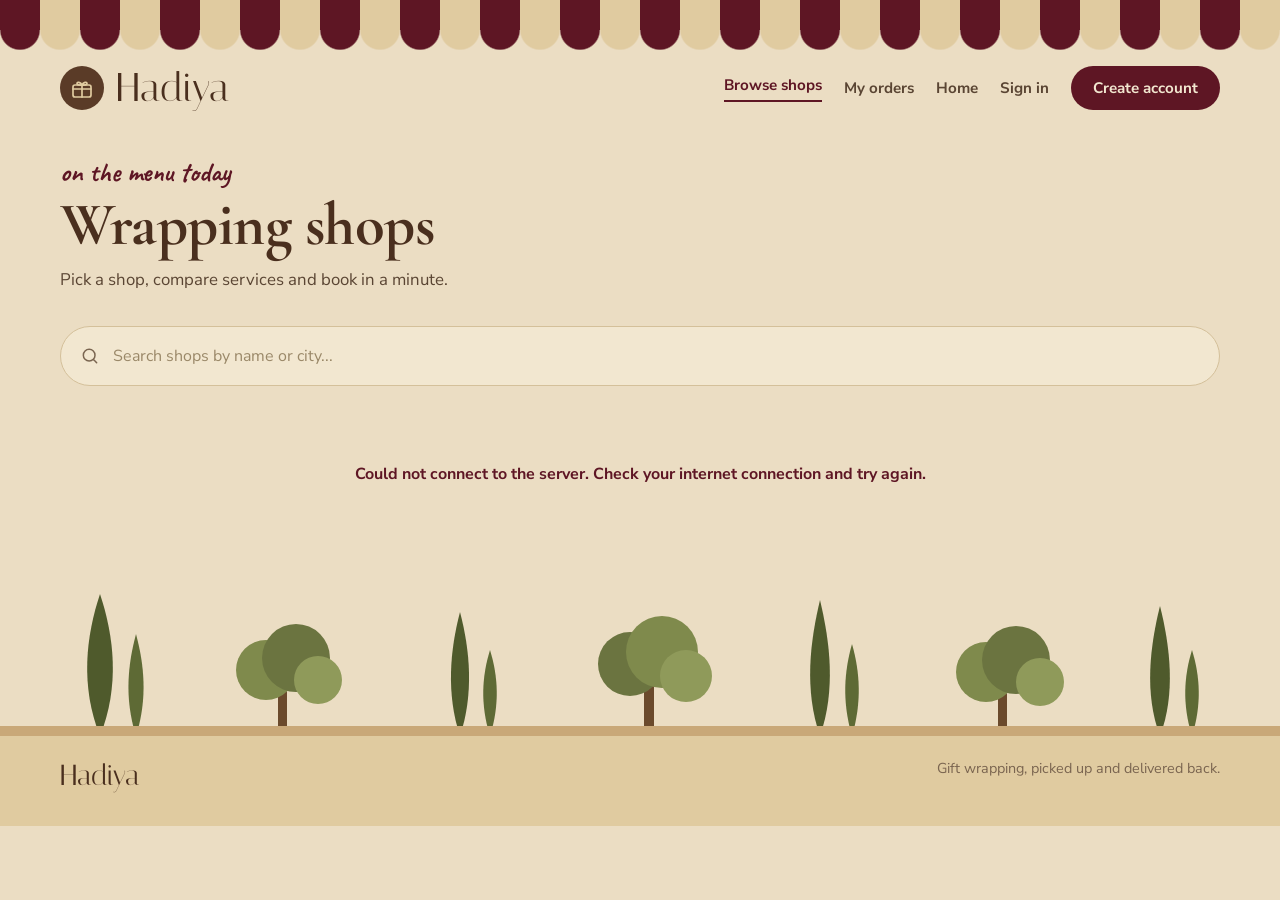
<file: shops.html>
<!DOCTYPE html>
<html lang="en">
<head>
    <meta charset="UTF-8">
    <meta name="viewport" content="width=device-width, initial-scale=1.0">
    <meta name="theme-color" content="#5E1624">
    <title>Browse Shops - Hadiya</title>
    <link rel="manifest" href="manifest.json">
    <link rel="icon" href="icon-192.png">
    <link rel="apple-touch-icon" href="icon-192.png">
    <link href="https://fonts.googleapis.com/css2?family=Cormorant+Garamond:wght@600;700&family=Caveat:wght@500;700&family=Nunito+Sans:wght@400;600;700&family=Noto+Kufi+Arabic:wght@400;600;700&family=Italiana&family=Gulzar&display=swap" rel="stylesheet">
    <link rel="stylesheet" href="theme.css">
    <style>

        .search { position: relative; margin: 26px 0 8px; }
        .search svg { position: absolute; left: 20px; top: 50%; transform: translateY(-50%); width: 20px; height: 20px; stroke: var(--muted); }
        .search input { padding: 17px 22px 17px 52px; border-radius: 999px; background: var(--card); }
        .shops-container { display: grid; grid-template-columns: repeat(auto-fill, minmax(290px, 1fr)); gap: 24px; padding: 28px 0 10px; }
        .shop-card { overflow: hidden; border-radius: 24px; background: var(--card); border: 1px solid var(--line); box-shadow: var(--shadow); cursor: pointer; transition: transform 0.25s, box-shadow 0.25s; }
        .shop-card:hover { transform: translateY(-6px); box-shadow: 0 18px 36px rgba(70, 40, 20, 0.2); }
        .shop-image { height: 180px; background-size: cover; background-position: center; }
        .shop-initial { display: grid; place-items: center; height: 180px; font-family: var(--serif); font-size: 4.2rem; font-weight: 700; border-radius: 0 0 90px 0; }
        .shop-info { padding: 20px 22px 24px; }
        .shop-name { font-family: var(--serif); font-size: 1.7rem; font-weight: 700; color: var(--head); line-height: 1.1; }
        .shop-location { margin-top: 6px; color: var(--muted); font-size: 0.88rem; }
        .shop-rating, .shop-price { margin-top: 10px; color: var(--ink-2); font-size: 0.9rem; }
        .shop-price strong { color: var(--wine); }
        .star { color: #B8892A; }
        .empty-note { grid-column: 1 / -1; text-align: center; padding: 40px; color: var(--muted); font-weight: 700; }
        .empty-note.err { color: var(--wine); }

    </style>
</head>
<body>
    <div class="awning"></div>
    <div class="wrap">
        <header class="topbar">
            <a href="index.html" class="brand">
                <span class="brand-mark"><svg viewBox="0 0 24 24" fill="none" stroke-width="1.7" stroke-linecap="round" stroke-linejoin="round" aria-hidden="true"><rect x="3" y="9" width="18" height="12" rx="2"/><path d="M12 9v12M3 13h18"/><path d="M12 9c-1.5-3-5-3.5-5-1.5S10 9 12 9zM12 9c1.5-3 5-3.5 5-1.5S14 9 12 9z"/></svg></span>
                <span class="brand-name">Hadiya</span>
            </a>
            <nav class="nav" id="siteNav"></nav>
        </header>

        <div class="page-head">
            <div class="script">on the menu today</div>
            <h1>Wrapping shops</h1>
            <p>Pick a shop, compare services and book in a minute.</p>
        </div>

        <div class="search">
            <svg viewBox="0 0 24 24" fill="none" stroke-width="1.8" stroke-linecap="round" aria-hidden="true"><circle cx="11" cy="11" r="7"/><path d="M20 20l-3.5-3.5"/></svg>
            <input type="text" id="searchInput" placeholder="Search shops by name or city..." onkeyup="filterShops()" aria-label="Search shops by name or city">
        </div>

        <div id="loadingMessage" class="loading">Loading shops...</div>
        <div id="shopsContainer" class="shops-container"></div>
    </div>

    <div class="trees" aria-hidden="true"></div>
    <footer class="site-footer">
        <div class="wrap">
            <span class="brand-name">Hadiya</span>
            <span>Gift wrapping, picked up and delivered back.</span>
        </div>
    </footer>

    <script src="config.js"></script>
    <script>
        renderNav('shops.html');
        let allShops = [];

        const container = document.getElementById('shopsContainer');
        const loading = document.getElementById('loadingMessage');

        // Soft colours for shops that have no photo yet: [background, letter colour]
        const PALETTE = [
            ['linear-gradient(135deg,#DCD2B0,#C4C597)', '#4F5A2C'],
            ['linear-gradient(135deg,#E6CFB2,#D6AE8E)', '#5E1624'],
            ['linear-gradient(135deg,#C7D3CD,#9DB4AA)', '#1F4E6B'],
            ['linear-gradient(135deg,#EAD8A8,#DDBE76)', '#6A4B05']
        ];

        async function loadShops() {
            try {
                const data = await api('/shops');
                allShops = data.shops || [];
                displayShops(allShops);
            } catch (error) {
                console.error('Error:', error);
                showError(error.message);
            }
        }

        function displayShops(shops) {
            loading.style.display = 'none';

            if (shops.length === 0) {
                container.innerHTML = '<p class="empty-note">No shops found yet. Please check back soon!</p>';
                return;
            }

            container.innerHTML = shops.map((shop, index) => {
                const rating = shop.rating && shop.rating.average ? Number(shop.rating.average).toFixed(1) : 'New';
                const count = shop.rating ? shop.rating.count || 0 : 0;
                const prices = (shop.services || []).filter(s => s.isAvailable !== false).map(s => Number(s.price));
                const fromPrice = prices.length ? 'AED ' + Math.min(...prices) : 'See shop';
                const city = shop.address && shop.address.city ? shop.address.city : '';
                const hasImage = shop.images && shop.images[0] && /^https?:\/\//i.test(shop.images[0]);
                const colours = PALETTE[index % PALETTE.length];
                const initial = String(shop.name || '?').trim().charAt(0).toUpperCase();

                const picture = hasImage
                    ? `<div class="shop-image" style="background-image: url('${esc(shop.images[0])}')"></div>`
                    : `<div class="shop-initial" style="background:${colours[0]}; color:${colours[1]}">${esc(initial)}</div>`;

                return `
                <div class="shop-card" onclick="goToShopDetail('${esc(shop._id)}')">
                    ${picture}
                    <div class="shop-info">
                        <div class="shop-name">${esc(shop.name)}</div>
                        <div class="shop-location">${city ? esc(city) : ''}</div>
                        <div class="shop-rating">
                            <span class="star">★</span> ${esc(rating)}
                            <span style="color:var(--muted); font-size:0.85em;">(${esc(count)} reviews)</span>
                        </div>
                        <div class="shop-price">Starting from <strong>${esc(fromPrice)}</strong></div>
                    </div>
                </div>`;
            }).join('');
        }

        function filterShops() {
            const term = document.getElementById('searchInput').value.toLowerCase();
            displayShops(allShops.filter(shop =>
                (shop.name || '').toLowerCase().includes(term) ||
                ((shop.address && shop.address.city) || '').toLowerCase().includes(term)
            ));
        }

        function goToShopDetail(shopId) {
            // Also remember the id here, in case a web server drops the "?id=..." part of the link
            try { localStorage.setItem('selectedShopId', shopId); } catch (e) {}
            window.location.href = 'shop-detail.html?id=' + encodeURIComponent(shopId);
        }

        function showError(message) {
            loading.style.display = 'none';
            container.innerHTML = `<p class="empty-note err">${esc(message)}</p>`;
        }

        loadShops();
    </script>
</body>
</html>
</file>
<file: theme.css>
/* Hadiya - shared look: Mediterranean cafe, burgundy on beige.
   Every page loads this file. Change colours in ONE place: the :root block below. */

:root {
  --bg: #EBDDC3;
  --bg-2: #E3D2B0;
  --card: #F2E7D0;
  --field: #F6EEDC;
  --line: #D4C09A;

  --ink: #3A2A1E;
  --ink-2: #5A4533;
  --muted: #7A6550;
  --head: #4A2F1E;

  --wine: #5E1624;
  --wine-d: #47101B;
  --wine-soft: #E4CFC4;
  --on-wine: #F2E7D0;

  --coffee: #5A3B27;
  --sand: #E0CBA0;
  --olive: #6B7440;
  --lemon: #E3B93C;
  --sea: #1F4E6B;
  --chalk: #33291F;

  --shadow: 0 10px 26px rgba(70, 40, 20, 0.12);
  --serif: "Cormorant Garamond", Georgia, serif;
  --sans: "Nunito Sans", "Segoe UI", sans-serif;
  --script: "Caveat", cursive;
  --arabic: "Noto Kufi Arabic", "Segoe UI", sans-serif;
}

* { margin: 0; padding: 0; box-sizing: border-box; }
[hidden] { display: none !important; }
html { -webkit-text-size-adjust: 100%; }

body {
  min-height: 100vh;
  color: var(--ink);
  background: var(--bg);
  font-family: var(--sans);
  line-height: 1.5;
}
body.arabic, body.arabic button, body.arabic input, body.arabic select, body.arabic textarea { font-family: var(--arabic); }
body.arabic h1, body.arabic h2, body.arabic h3, body.arabic .script { font-family: var(--arabic); letter-spacing: 0; }

a { color: inherit; text-decoration: none; }
h1, h2, h3 { font-family: var(--serif); color: var(--head); font-weight: 700; line-height: 1.05; }

.wrap { width: min(1160px, calc(100% - 40px)); margin: 0 auto; }
.wrap-narrow { width: min(900px, calc(100% - 40px)); margin: 0 auto; }
.script { font-family: var(--script); font-weight: 700; color: var(--wine); font-size: 1.7rem; }

/* ---------- striped awning (top of every page) ---------- */
.awning {
  position: relative;
  height: 30px;
  background: repeating-linear-gradient(90deg, var(--wine) 0 40px, var(--sand) 40px 80px);
}
.awning::after {
  content: "";
  position: absolute; left: 0; right: 0; top: 100%;
  height: 20px;
  background: repeating-linear-gradient(90deg, var(--wine) 0 40px, var(--sand) 40px 80px);
  -webkit-mask: radial-gradient(circle at 20px 0, #000 19px, transparent 20.5px) 0 0 / 40px 100% repeat-x;
          mask: radial-gradient(circle at 20px 0, #000 19px, transparent 20.5px) 0 0 / 40px 100% repeat-x;
}

/* ---------- top bar ---------- */
.topbar {
  display: flex; align-items: center; justify-content: space-between;
  gap: 16px; flex-wrap: wrap;
  padding: 34px 0 18px;
}
.brand { display: inline-flex; align-items: center; gap: 12px; }
.brand-mark {
  display: grid; place-items: center;
  width: 44px; height: 44px; border-radius: 50%;
  background: var(--coffee);
}
.brand-mark svg { width: 24px; height: 24px; stroke: var(--sand); }
/* The name: Italiana (English) and Gulzar (Arabic). Change these two lines to change the name's fonts. */
.brand-name { font-family: "Italiana", var(--serif); font-size: 2.5rem; font-weight: 400; line-height: 1.2; color: var(--head); }
body.arabic .brand-name { font-family: "Gulzar", var(--arabic); font-size: 3.1rem; font-weight: 400; line-height: 1.55; letter-spacing: 0; }

.nav { display: flex; align-items: center; gap: 22px; flex-wrap: wrap; font-size: 0.95rem; font-weight: 700; color: var(--ink-2); }
.nav a:hover, .nav button.link:hover { color: var(--wine); }
.nav button.link { border: 0; background: none; color: inherit; font: inherit; font-weight: 700; cursor: pointer; }
.nav .active { color: var(--wine); border-bottom: 2px solid var(--wine); padding-bottom: 3px; }
.nav .cta { padding: 11px 22px; border-radius: 999px; background: var(--wine); color: var(--on-wine); }
.nav .cta:hover { background: var(--wine-d); color: var(--on-wine); }
.lang-btn {
  padding: 6px 14px; border: 1.5px solid var(--coffee); border-radius: 999px;
  background: transparent; color: var(--coffee); font: inherit; font-size: 0.85rem; font-weight: 700; cursor: pointer;
}
.lang-btn:hover { background: var(--coffee); color: var(--on-wine); }

/* ---------- buttons ---------- */
.btn {
  display: inline-block; padding: 13px 26px;
  border: 2px solid var(--wine); border-radius: 999px;
  background: var(--wine); color: var(--on-wine);
  font: inherit; font-weight: 700; font-size: 0.95rem; text-align: center;
  cursor: pointer; transition: transform 0.2s, background 0.2s;
}
.btn:hover { background: var(--wine-d); border-color: var(--wine-d); transform: translateY(-2px); }
.btn:disabled { opacity: 0.55; cursor: not-allowed; transform: none; }
.btn-outline, .btn.light { background: transparent; color: var(--wine); }
.btn-outline:hover, .btn.light:hover { background: var(--wine); color: var(--on-wine); }
.btn-sm { padding: 9px 18px; font-size: 0.85rem; }
.btn-block { display: block; width: 100%; }

/* ---------- cards, headings ---------- */
.card {
  background: var(--card); border: 1px solid var(--line);
  border-radius: 22px; padding: 22px; margin-bottom: 20px;
  box-shadow: var(--shadow);
}
.card h2 { font-size: 1.7rem; margin-bottom: 12px; color: var(--wine); }
.page-head { padding: 22px 0 8px; }
.page-head h1 { font-size: clamp(2.6rem, 6vw, 3.8rem); letter-spacing: -0.5px; }
.page-head p { margin-top: 10px; color: var(--ink-2); font-size: 1.05rem; }

/* ---------- forms ---------- */
label { display: block; margin: 0 0 6px; color: var(--head); font-size: 0.85rem; font-weight: 700; }
input, select, textarea {
  width: 100%; padding: 13px 15px;
  border: 1.5px solid var(--line); border-radius: 12px;
  background: var(--field); color: var(--ink);
  font: inherit; outline: none;
}
input::placeholder, textarea::placeholder { color: #9A8868; }
input:focus, select:focus, textarea:focus { border-color: var(--wine); box-shadow: 0 0 0 4px rgba(94, 22, 36, 0.12); }
textarea { min-height: 80px; resize: vertical; }

/* ---------- notices ---------- */
.notice, .banner, .message { padding: 13px 16px; border-radius: 14px; margin-bottom: 16px; font-weight: 700; font-size: 0.92rem; background: var(--sand); color: var(--head); }
.notice.warn { background: #EBD28A; color: #5C4204; }
.notice.error, .message.error, .error-text { background: #E6C3C3; color: var(--wine); }
.notice.ok, .banner, .message.success { background: #CFD8B2; color: #2F4A1A; }
.message.info { background: #D3DDDD; color: var(--sea); }

/* ---------- status badges (both naming styles used by the pages) ---------- */
.status, .order-status {
  display: inline-block; padding: 5px 12px; border-radius: 999px;
  background: var(--sand); color: var(--head);
  font-size: 0.72rem; font-weight: 800; letter-spacing: 0.5px; text-transform: uppercase; white-space: nowrap;
}
.status-pending, .st-pending { background: #EBD28A; color: #5C4204; }
.status-accepted, .status-in_progress, .st-accepted, .st-in_progress { background: #CFDCDD; color: var(--sea); }
.status-ready, .status-out_for_delivery, .st-ready, .st-out_for_delivery { background: #D9DDB8; color: #3F4824; }
.status-completed, .st-completed { background: #C4D3A8; color: #2F4A1A; }
.status-cancelled, .status-rejected, .st-cancelled, .st-rejected { background: #E6C3C3; color: var(--wine); }

/* ---------- order cards ---------- */
.order-card {
  background: var(--card); border: 1px solid var(--line); border-left: 6px solid var(--wine);
  border-radius: 18px; padding: 18px; margin-bottom: 16px; box-shadow: var(--shadow);
}
.act { border: 0; border-radius: 999px; padding: 9px 18px; cursor: pointer; font: inherit; font-weight: 700; font-size: 0.85rem; background: var(--olive); color: var(--on-wine); }
.act:hover { filter: brightness(0.92); }
.act.neg { background: transparent; color: var(--wine); border: 1.5px solid var(--wine); }
.act:disabled { opacity: 0.5; cursor: not-allowed; }

/* ---------- menu rows (services) ---------- */
.menu-row { display: flex; align-items: baseline; gap: 12px; padding: 18px 4px; border-bottom: 1px solid var(--line); }
.menu-row:last-child { border-bottom: 0; }
.menu-row .m-name { font-family: var(--serif); font-size: 1.6rem; font-weight: 700; color: var(--head); }
.menu-row .m-desc { margin-top: 2px; font-size: 0.88rem; color: var(--muted); font-style: italic; }
.menu-row .m-dots { flex: 1; min-width: 24px; border-bottom: 3px dotted #B09A72; transform: translateY(-6px); }
.menu-row .m-price { font-family: var(--script); font-size: 1.9rem; font-weight: 700; color: var(--wine); white-space: nowrap; }

/* ---------- tree line + footer ---------- */
.trees { height: 150px; margin-top: 50px; background: url("trees.svg") repeat-x center bottom / auto 150px; }
.site-footer { background: var(--sand); }
.site-footer .wrap { display: flex; flex-wrap: wrap; justify-content: space-between; gap: 12px; padding: 22px 0 34px; color: var(--muted); font-size: 0.9rem; }
.site-footer .brand-name { font-size: 1.8rem; }
body.arabic .site-footer .brand-name { font-size: 2.2rem; line-height: 1.5; }

.loading { text-align: center; padding: 40px; color: var(--muted); font-weight: 700; }

@media (max-width: 640px) {
  .wrap, .wrap-narrow { width: calc(100% - 28px); }
  .topbar { padding-top: 26px; }
  .nav { gap: 14px; font-size: 0.88rem; }
  .brand-name { font-size: 2.1rem; }
  body.arabic .brand-name { font-size: 2.6rem; }
}
</file>
